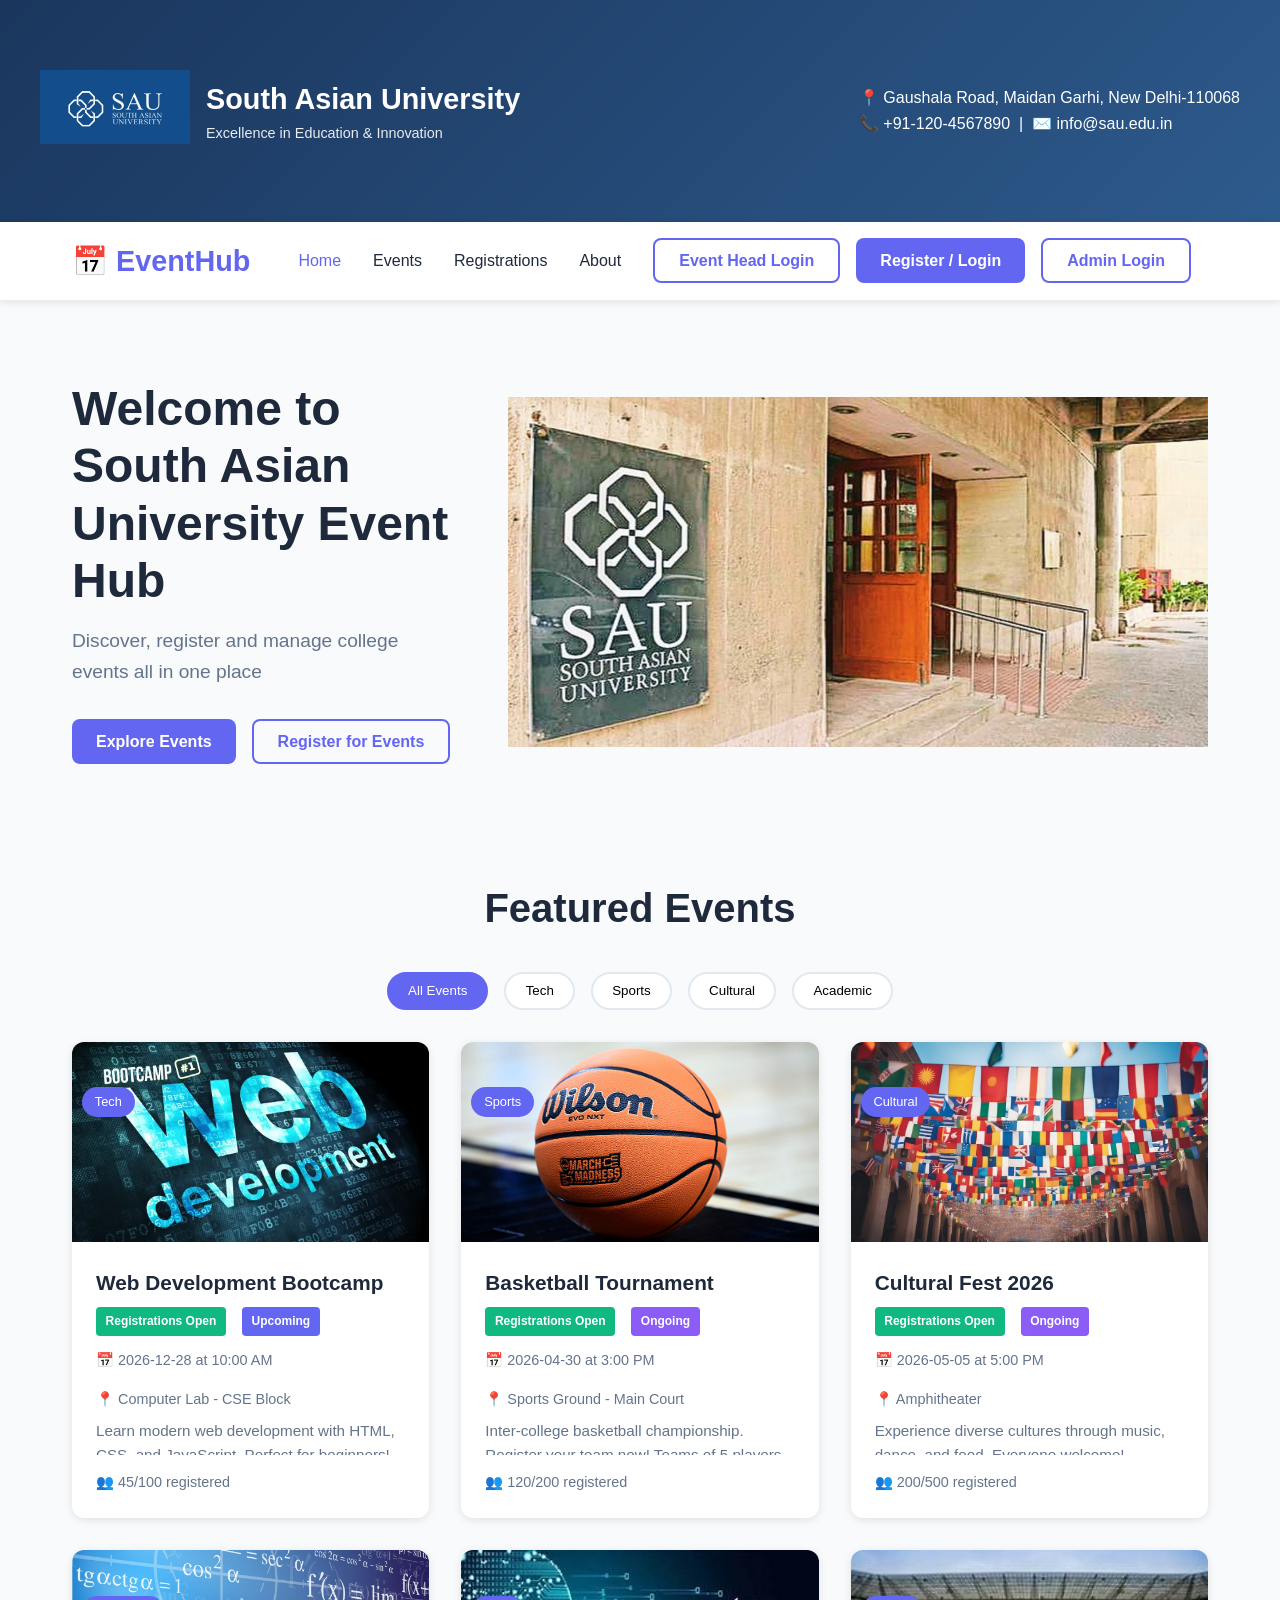
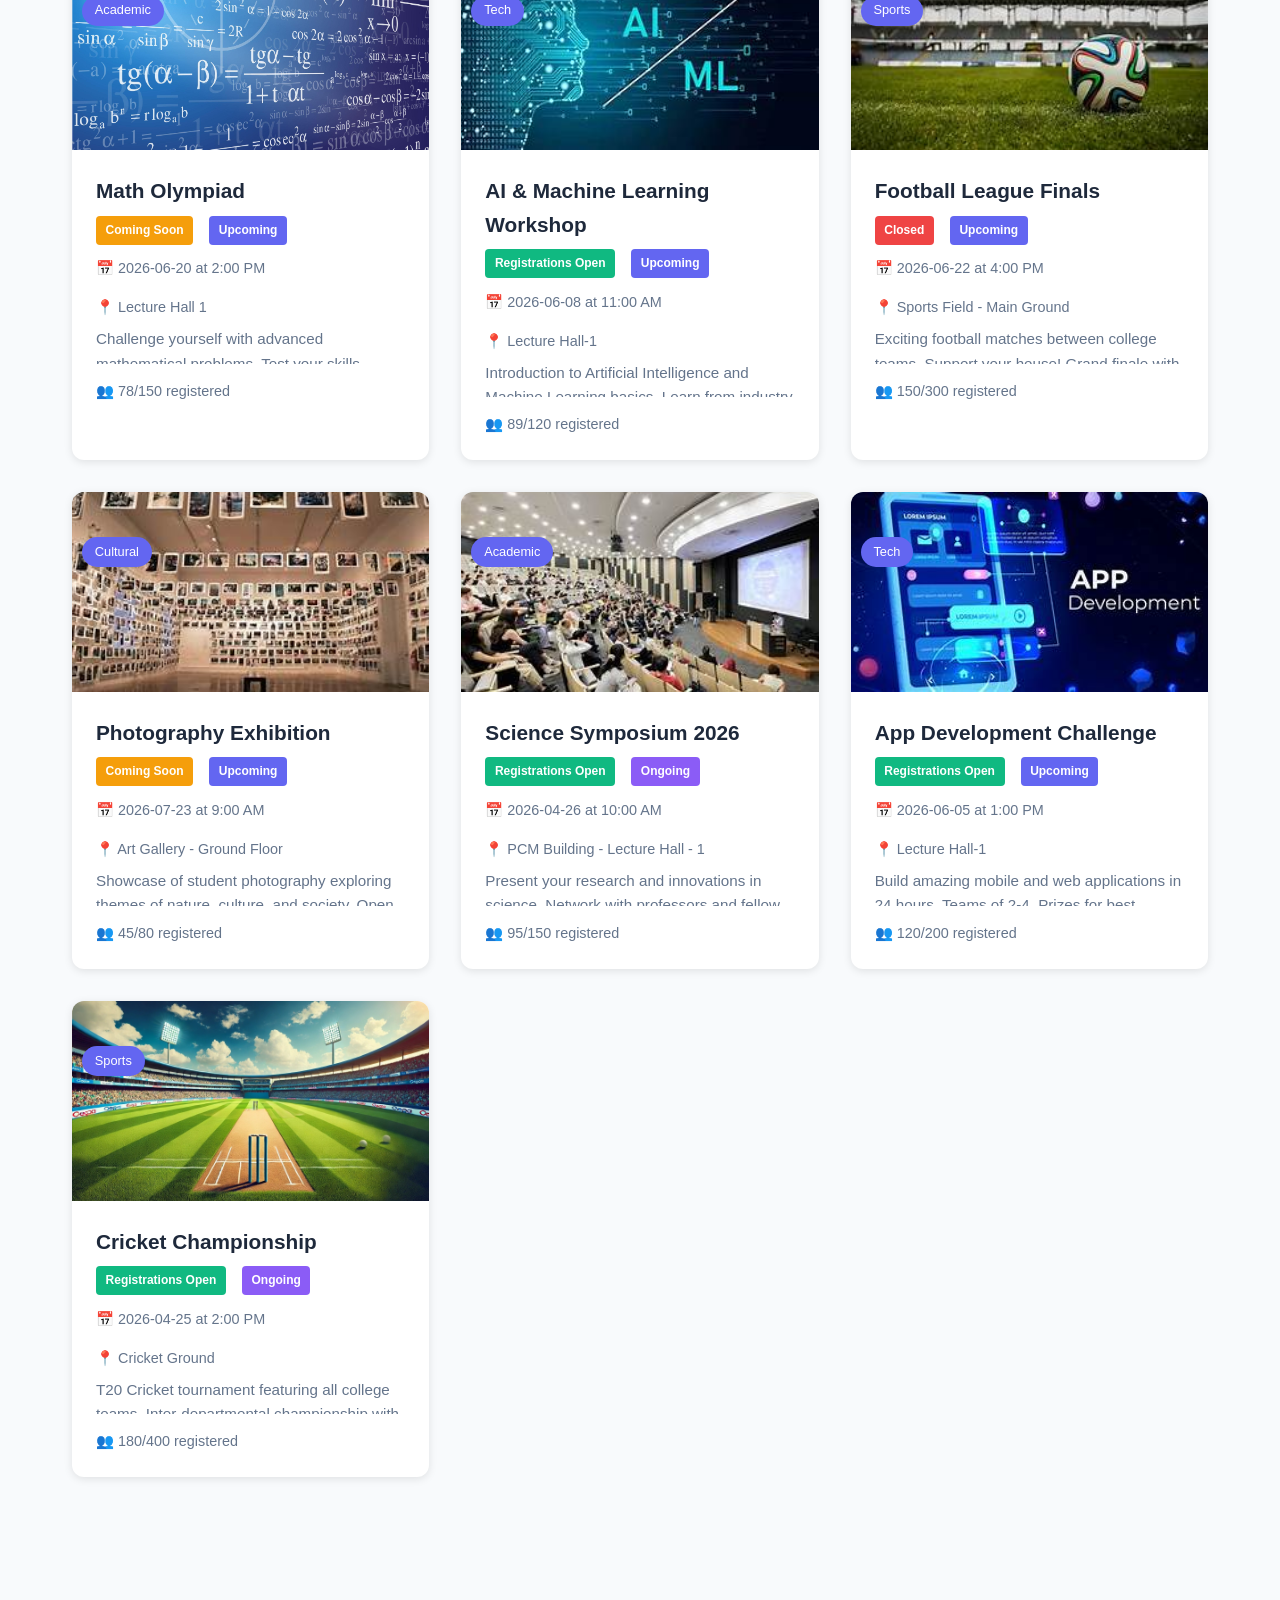
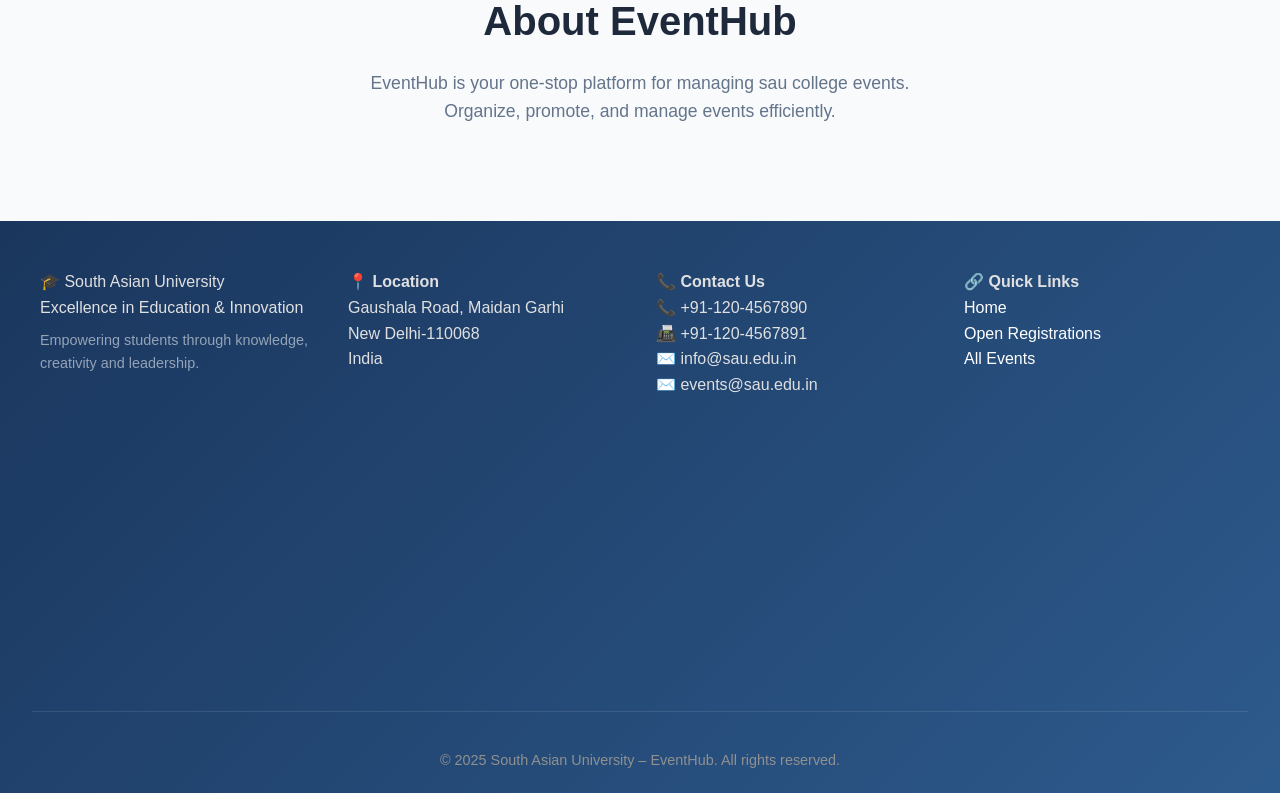
<file: index.html>
<!DOCTYPE html>
<html lang="en">
<head>
    <meta charset="UTF-8">
    <meta name="viewport" content="width=device-width, initial-scale=1.0">
    <title>South Asian University - Event Management</title>
    <link rel="stylesheet" href="styles.css">
</head>
<body>
    <div class="uni-header">
        <div class="uni-header-container">
            <div class="uni-logo">
                <div class="uni-logo-icon"><img src="images/logo.jpeg" alt="logo" class="logo-img"></div>
                <div class="uni-logo-text">
                    <h1>South Asian University</h1>
                    <p>Excellence in Education &amp; Innovation</p>
                </div>
            </div>
            <div class="uni-address">
                <p>📍 Gaushala Road, Maidan Garhi, New Delhi-110068</p>
                <p>📞 +91-120-4567890 &nbsp;|&nbsp; ✉️ info@sau.edu.in</p>
            </div>
        </div>
    </div>

    <nav class="navbar">
        <div class="nav-container">
            <div class="nav-logo">
                <h2>📅 EventHub</h2>
            </div>
            <ul class="nav-menu">
                <li><a href="index.html" class="active">Home</a></li>
                <li><a href="#events">Events</a></li>
                <li><a href="registrations.html">Registrations</a></li>
                <li><a href="#about">About</a></li>
                <li class="nav-buttons">
                    <button class="btn-secondary" id="eventHeadLoginBtn">Event Head Login</button>
                    <button class="btn-primary" id="userLoginBtn">Register / Login</button>
                    <button class="btn-secondary" id="adminLoginBtn">Admin Login</button>
                </li>
            </ul>
            <div class="hamburger">
                <span></span>
                <span></span>
                <span></span>
            </div>
        </div>
    </nav>

    <section class="hero">
        <div class="hero-content">
            <h1>Welcome to South Asian University Event Hub</h1>
            <p>Discover, register and manage college events all in one place</p>
            <div class="hero-buttons">
                <button class="btn-primary" id="exploreBtn">Explore Events</button>
                <button class="btn-secondary" id="registerNowBtn">Register for Events</button>
            </div>
        </div>
        <div class="hero-image">
            <div class="image-placeholder"><img src="images/sau.jpg" alt="sau" height="350" width="700"></div>
        </div>
    </section>

    <section class="events-section" id="events">
        <h2>Featured Events</h2>
        <div class="filters">
            <button class="filter-btn active" data-category="all">All Events</button>
            <button class="filter-btn" data-category="tech">Tech</button>
            <button class="filter-btn" data-category="sports">Sports</button>
            <button class="filter-btn" data-category="cultural">Cultural</button>
            <button class="filter-btn" data-category="academic">Academic</button>
        </div>
        <div class="events-grid" id="eventsGrid">
            <!-- Events will be loaded here by JavaScript -->
        </div>
    </section>

    <section class="about-section" id="about">
        <h2>About EventHub</h2>
        <p>EventHub is your one-stop platform for managing sau college events. Organize, promote, and manage events efficiently.</p>
    </section>

    <footer class="footer">
        <div class="footer-container">
            <div class="footer-col">
                <div class="footer-logo">🎓 South Asian University</div>
                <p class="footer-tagline">Excellence in Education &amp; Innovation</p>
                <p style="margin-top:0.5rem; color:#94a3b8; font-size:0.9rem;">Empowering students through knowledge, creativity and leadership.</p>
            </div>
            <div class="footer-col">
                <h4 class="footer-heading">📍 Location</h4>
                <p>Gaushala Road, Maidan Garhi</p>
                <p>New Delhi-110068</p>
                <p>India</p>
                <iframe src="https://www.google.com/maps?q=South+Asian+University+New+Delhi&output=embed" width="100%"  height="300"  style="border:0; border-radius:10px;" allowfullscreen="" loading="lazy"></iframe>
            </div>
            <div class="footer-col">
                <h4 class="footer-heading">📞 Contact Us</h4>
                <p>📞 +91-120-4567890</p>
                <p>📠 +91-120-4567891</p>
                <p>✉️ info@sau.edu.in</p>
                <p>✉️ events@sau.edu.in</p>
            </div>
            <div class="footer-col">
                <h4 class="footer-heading">🔗 Quick Links</h4>
                <p><a href="index.html" class="footer-link">Home</a></p>
                <p><a href="registrations.html" class="footer-link">Open Registrations</a></p>
                <p><a href="#events" class="footer-link">All Events</a></p>
            </div>
        </div>
        <div class="footer-bottom">
            <p>&copy; 2025 South Asian University – EventHub. All rights reserved.</p>
        </div>
    </footer>

    <div class="modal" id="userLoginModal">
        <div class="modal-content">
            <span class="close">&times;</span>
            <h2>User Login</h2>
            <form id="userLoginForm">
                <div class="form-group">
                    <label>Email:</label>
                    <input type="email" id="userEmail" required>
                </div>
                <div class="form-group">
                    <label>Password:</label>
                    <input type="password" id="userPassword" required>
                </div>
                <button type="submit" class="btn-primary">Login</button>
                <p class="toggle-form">Don't have an account? <a href="#" id="switchToRegister">Register here</a></p>
            </form>
        </div>
    </div>

    <div class="modal" id="registrationModal">
        <div class="modal-content">
            <span class="close">&times;</span>
            <h2>User Registration</h2>
            <form id="registrationForm">
                <div class="form-group">
                    <label>Full Name:</label>
                    <input type="text" id="userName" required>
                </div>
                <div class="form-group">
                    <label>Email:</label>
                    <input type="email" id="regEmail" required>
                </div>
                <div class="form-group">
                    <label>Password:</label>
                    <input type="password" id="regPassword" required>
                </div>
                <div class="form-group">
                    <label>Confirm Password:</label>
                    <input type="password" id="confirmPassword" required>
                </div>
                <button type="submit" class="btn-primary">Register</button>
                <p class="toggle-form">Already have an account? <a href="#" id="switchToLogin">Login here</a></p>
            </form>
        </div>
    </div>

    <div class="modal" id="eventHeadLoginModal">
        <div class="modal-content">
            <span class="close">&times;</span>
            <h2>Event Head Login</h2>
            <form id="eventHeadLoginForm">
                <div class="form-group">
                    <label>Email:</label>
                    <input type="email" id="eventHeadEmail" required>
                </div>
                <div class="form-group">
                    <label>Password:</label>
                    <input type="password" id="eventHeadPassword" required>
                </div>
                <button type="submit" class="btn-primary">Login</button>
                <p class="toggle-form">Don't have an account? <a href="#" id="switchToEventHeadReg">Register here</a></p>
            </form>
        </div>
    </div>

    <div class="modal" id="eventHeadRegistrationModal">
        <div class="modal-content">
            <span class="close">&times;</span>
            <h2>Event Head Registration</h2>
            <form id="eventHeadRegistrationForm">
                <div class="form-group">
                    <label>Full Name:</label>
                    <input type="text" id="eventHeadName" required>
                </div>
                <div class="form-group">
                    <label>Email:</label>
                    <input type="email" id="eventHeadRegEmail" required>
                </div>
                <div class="form-group">
                    <label>Department:</label>
                    <input type="text" id="eventHeadDept" required>
                </div>
                <div class="form-group">
                    <label>Password:</label>
                    <input type="password" id="eventHeadRegPassword" required>
                </div>
                <div class="form-group">
                    <label>Confirm Password:</label>
                    <input type="password" id="eventHeadConfirmPassword" required>
                </div>
                <button type="submit" class="btn-primary">Register</button>
                <p class="toggle-form">Already have an account? <a href="#" id="switchToEventHeadLogin">Login here</a></p>
            </form>
        </div>
    </div>

    <div class="modal" id="eventDetailsModal">
        <div class="modal-content modal-large">
            <span class="close">&times;</span>
            <div id="eventDetailsContent">
                <!-- Event details will be loaded here -->
            </div>
        </div>
    </div>

    <div class="modal" id="adminLoginModal">
        <div class="modal-content">
            <span class="close">&times;</span>
            <h2>🔐 Admin Login</h2>
            <p style="color:#64748b; margin-bottom:1.5rem; font-size:0.95rem;">Enter the admin management password to access the admin portal.</p>
            <div id="adminLoginForm">
                <div class="form-group">
                    <label>Admin Password:</label>
                    <input type="password" id="adminPassword" placeholder="Enter admin password" required>
                </div>
                <button class="btn-primary" id="adminLoginSubmitBtn" style="width:100%;">Access Admin Portal</button>
            </div>
        </div>
    </div>

    <script src="app.js"></script>
</body>
</html>
</file>
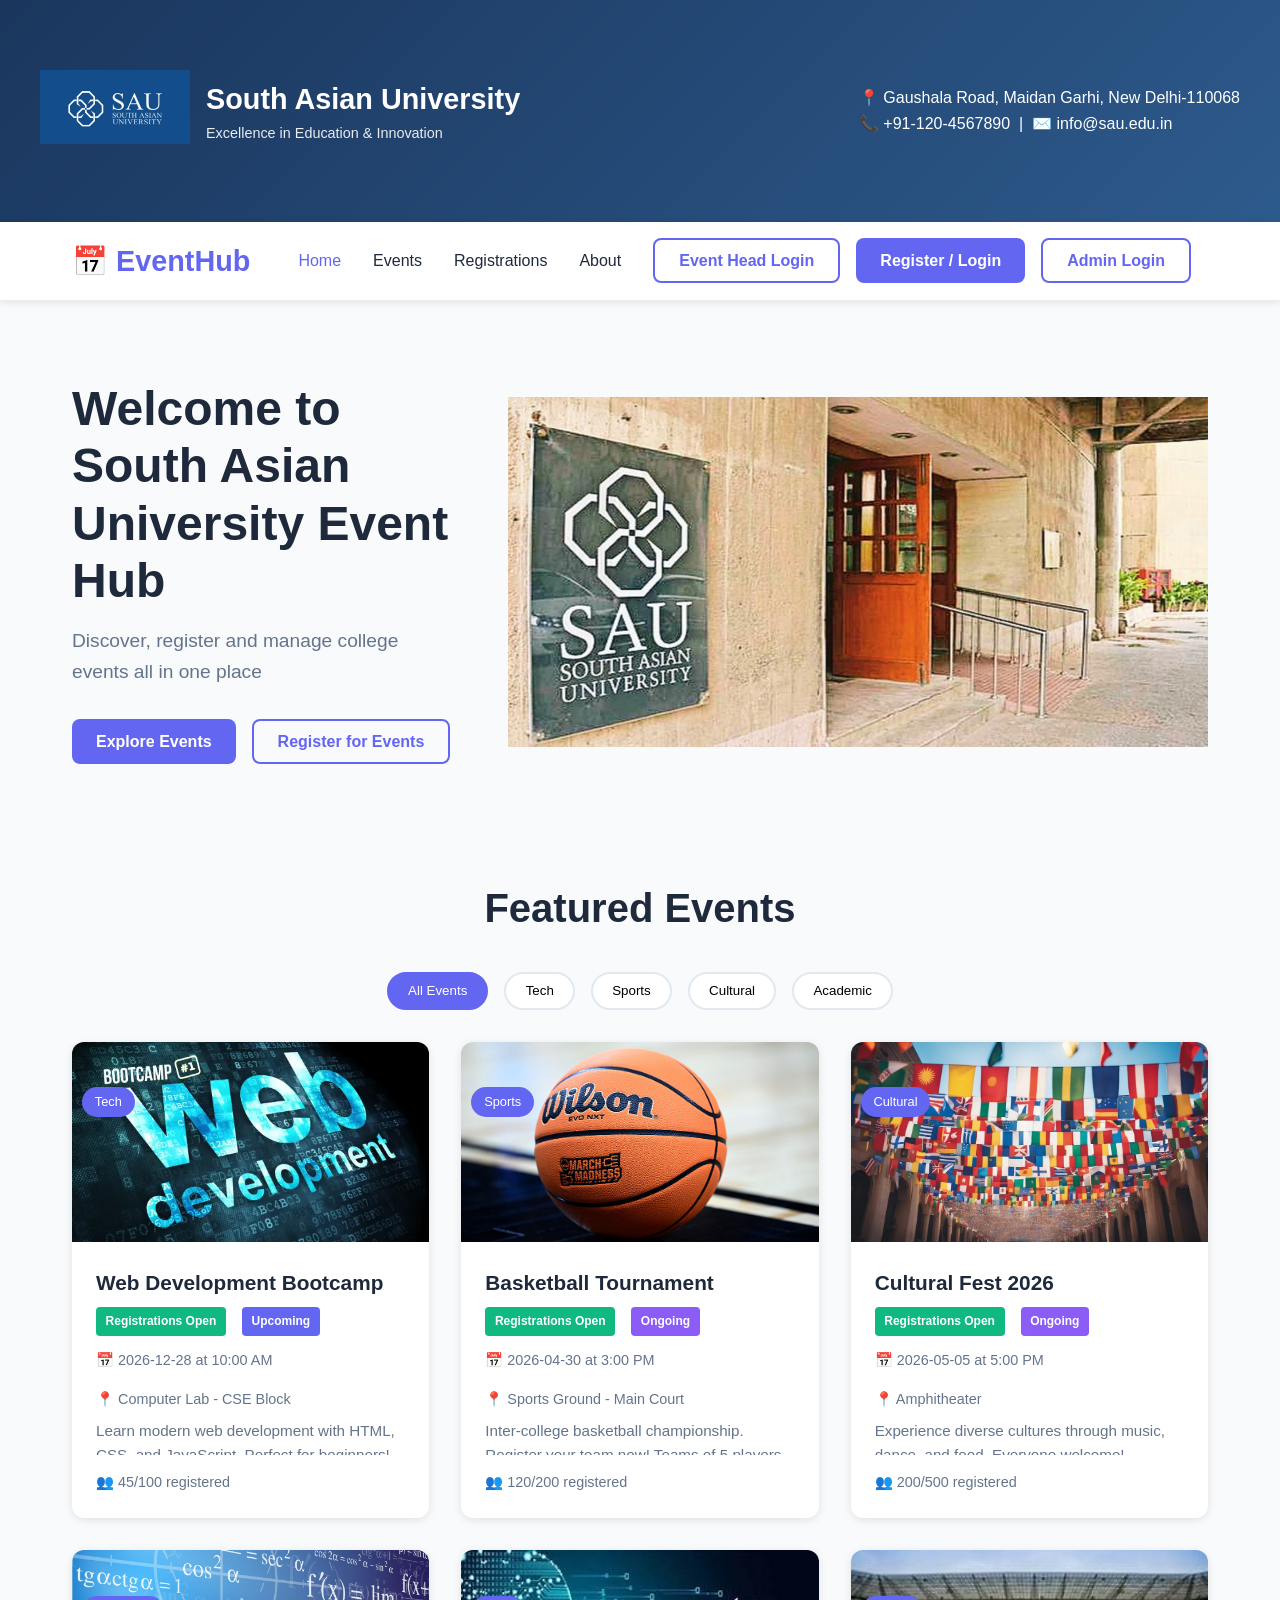
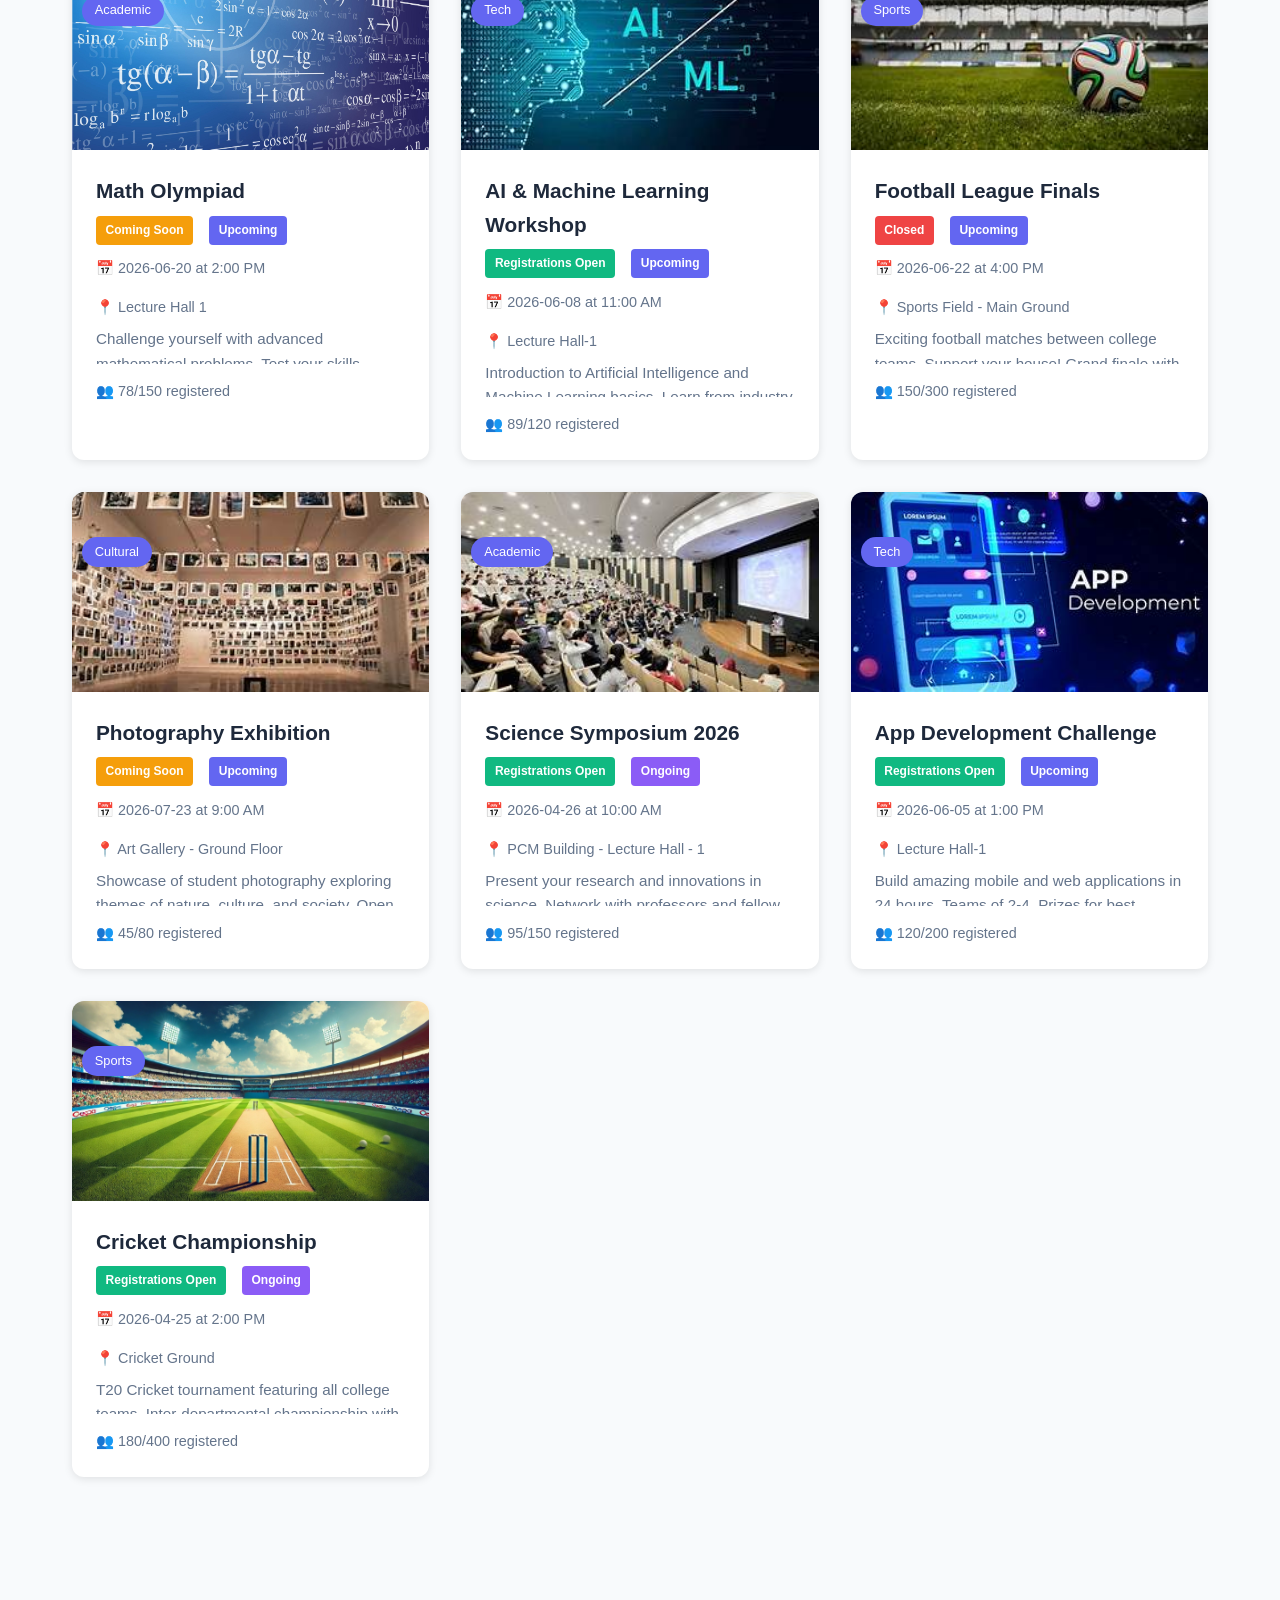
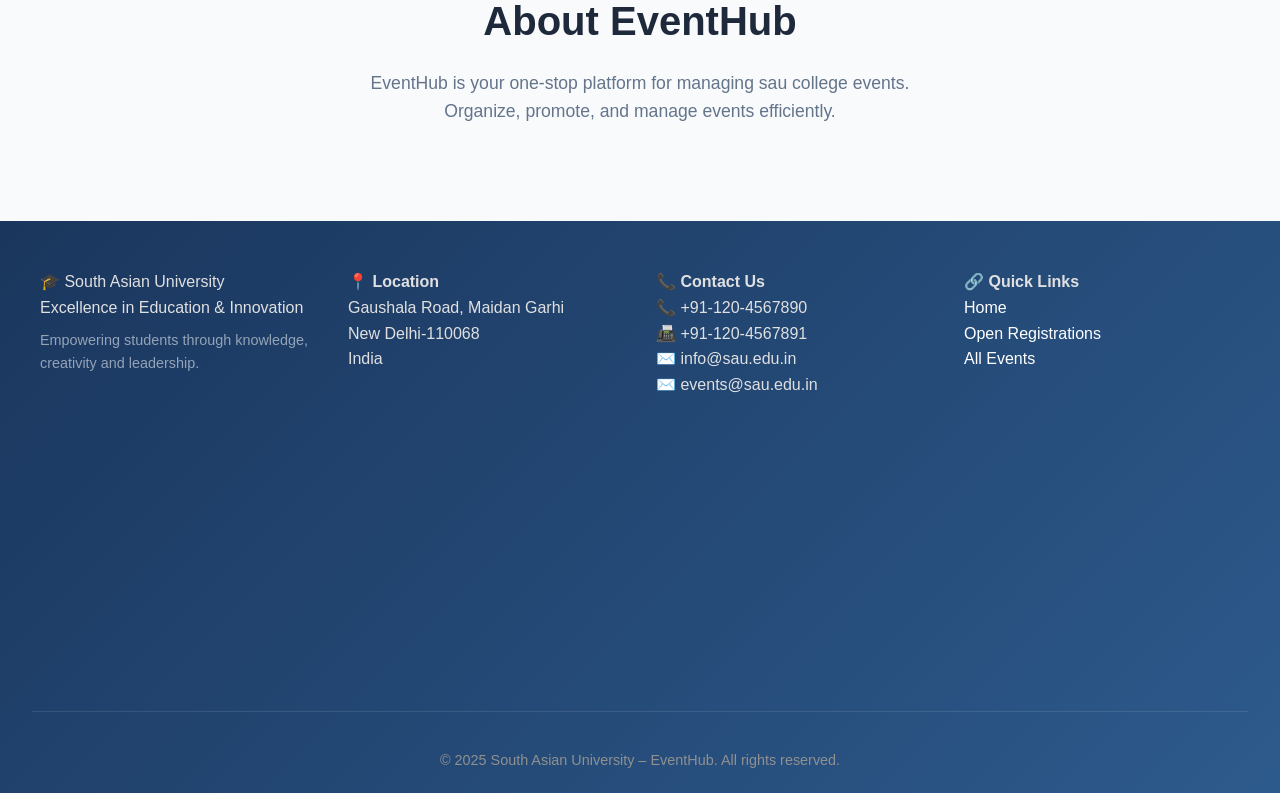
<file: admin-dashboard.html>
<!DOCTYPE html>
<html lang="en">
<head>
    <meta charset="UTF-8">
    <meta name="viewport" content="width=device-width, initial-scale=1.0">
    <title>Admin Dashboard - South Asian University EventHub</title>
    <link rel="stylesheet" href="styles.css">
</head>
<body>
    <div class="uni-header">
        <div class="uni-header-container">
            <div class="uni-logo">
                <div class="uni-logo-icon"><img src="images/logo.jpeg" class="logo-img"></div>
                <div class="uni-logo-text">
                    <h1>South Asian University</h1>
                    <p>Excellence in Education &amp; Innovation</p>
                </div>
            </div>
            <div class="uni-address">
                <p>📍 Gaushala Road, Maidan Garhi, New Delhi- 110068</p>
                <p>📞 +91-120-4567890 &nbsp;|&nbsp; ✉️ info@saufields.edu.in</p>
            </div>
        </div>
    </div>

    <nav class="navbar">
        <div class="nav-container">
            <div class="nav-logo">
                <h2>🔐 Admin Dashboard</h2>
            </div>
            <ul class="nav-menu">
                <li><a href="index.html">Back to Home</a></li>
                <li class="nav-buttons">
                    <button class="btn-secondary" id="logoutBtn">Logout</button>
                </li>
            </ul>
        </div>
    </nav>

    <div class="dashboard">
        <div class="dashboard-sidebar">
            <h3>Admin Menu:</h3>
            <ul class="dashboard-menu">
                <li><button class="menu-btn active" data-section="overview">Overview</button></li>
                <li><button class="menu-btn" data-section="pending-events">⏳ Pending Approval</button></li>
                <li><button class="menu-btn" data-section="all-events">All Events</button></li>
                <li><button class="menu-btn" data-section="event-heads">Event Heads</button></li>
                <li><button class="menu-btn" data-section="users">Users</button></li>
                <li><button class="menu-btn" data-section="login-history">Login History</button></li>
                <li><button class="menu-btn" data-section="settings">Settings</button></li>
            </ul>
        </div>

        <div class="dashboard-content">
            <div class="dashboard-section active" id="overview">
                <h2>Dashboard Overview</h2>
                <div class="stats-grid">
                    <div class="stat-card">
                        <h3>Total Events</h3>
                        <div class="number" id="statsTotal">0</div>
                    </div>
                    <div class="stat-card">
                        <h3>Active Events</h3>
                        <div class="number" id="statsActive">0</div>
                    </div>
                    <div class="stat-card">
                        <h3>Event Heads</h3>
                        <div class="number" id="statsHeads">0</div>
                    </div>
                    <div class="stat-card">
                        <h3>Total Users</h3>
                        <div class="number" id="statsUsers">0</div>
                    </div>
                </div>

                <div style="background: white; padding: 2rem; border-radius: 12px; margin-top: 2rem;">
                    <h3>System Status</h3>
                    <div style="margin-top: 1.5rem;">
                        <p style="margin-bottom: 1rem;">
                            <strong>System Status:</strong> 
                            <span class="status-badge status-active">Online</span>
                        </p>
                        <p style="margin-bottom: 1rem;">
                            <strong>Last Updated:</strong> 
                            <span id="lastUpdated">Just now</span>
                        </p>
                        <p>
                            <strong>Database:</strong> 
                            <span class="status-badge status-active">Connected</span>
                        </p>
                    </div>
                </div>
            </div>

            <div class="dashboard-section" id="pending-events">
                <h2>⏳ Pending Event Approvals</h2>
                <p style="color:#64748b; margin-bottom:1.5rem;">Events submitted by Event Heads awaiting your approval before being published publicly.</p>
                <div class="table-container">
                    <table>
                        <thead>
                            <tr>
                                <th>Event Title</th>
                                <th>Event Head</th>
                                <th>Date</th>
                                <th>Category</th>
                                <th>Reg Status</th>
                                <th>Actions</th>
                            </tr>
                        </thead>
                        <tbody id="pendingEventsTable">
                            <!-- Pending events will be loaded here -->
                        </tbody>
                    </table>
                </div>
            </div>

            <div class="dashboard-section" id="all-events">
                <h2>All Events Management</h2>
                <div style="margin-bottom: 1rem;">
                    <button class="btn-primary" onclick="switchSection('all-events')">Refresh</button>
                </div>
                <div class="table-container">
                    <table>
                        <thead>
                            <tr>
                                <th>Event Title</th>
                                <th>Event Head</th>
                                <th>Date</th>
                                <th>Category</th>
                                <th>Registrations</th>
                                <th>Registration Link</th>
                                <th>Reg Status</th>
                                <th>Event Status</th>
                                <th>Actions</th>
                            </tr>
                        </thead>
                        <tbody id="allEventsTable">
                            <!-- Events will be loaded here -->
                        </tbody>
                    </table>
                </div>
            </div>

            <div class="dashboard-section" id="event-heads">
                <h2>Event Heads Management</h2>
                <div style="margin-bottom: 1.5rem;">
                    <div style="display: flex; gap: 1rem; flex-wrap: wrap;">
                        <button class="filter-btn active" data-filter="all">All</button>
                        <button class="filter-btn" data-filter="active">Active</button>
                        <button class="filter-btn" data-filter="pending">Pending</button>
                        <button class="filter-btn" data-filter="banned">Banned</button>
                    </div>
                </div>
                <div class="table-container">
                    <table>
                        <thead>
                            <tr>
                                <th>Name</th>
                                <th>Email</th>
                                <th>Department</th>
                                <th>Events Created</th>
                                <th>Status</th>
                                <th>Joined</th>
                                <th>Actions</th>
                            </tr>
                        </thead>
                        <tbody id="eventHeadsTable">
                            <!-- Event heads will be loaded here -->
                        </tbody>
                    </table>
                </div>
            </div>

            <div class="dashboard-section" id="users">
                <h2>Users Management</h2>
                <div class="table-container">
                    <table>
                        <thead>
                            <tr>
                                <th>Name</th>
                                <th>Email</th>
                                <th>Joined</th>
                                <th>Registration Date</th>
                                <th>Actions</th>
                            </tr>
                        </thead>
                        <tbody id="usersTable">
                            <!-- Users will be loaded here -->
                        </tbody>
                    </table>
                </div>
            </div>

            <div class="dashboard-section" id="login-history">
                <h2>Login Activity</h2>
                <div class="table-container">
                    <table>
                        <thead>
                            <tr>
                                <th>User</th>
                                <th>Email</th>
                                <th>User Type</th>
                                <th>Login Time</th>
                                <th>Status</th>
                            </tr>
                        </thead>
                        <tbody id="loginHistoryTable">
                            <!-- Login history will be loaded here -->
                        </tbody>
                    </table>
                </div>
            </div>

            <div class="dashboard-section" id="settings">
                <h2>System Settings</h2>
                <div style="background: white; padding: 2rem; border-radius: 12px; max-width: 600px;">
                    <div style="margin-bottom: 2rem;">
                        <h3>Admin Information</h3>
                        <p><strong>Email:</strong> admin@college.com</p>
                        <p><strong>Role:</strong> Super Administrator</p>
                        <p><strong>Permissions:</strong> Full Access</p>
                    </div>

                    <div style="margin-bottom: 2rem; padding: 1.5rem; background-color: var(--bg-color); border-radius: 8px;">
                        <h3>System Info</h3>
                        <p><strong>Platform:</strong> College Event Management System</p>
                        <p><strong>Version:</strong> 1.0.0</p>
                        <p><strong>Database:</strong> Local Storage</p>
                        <p><strong>Status:</strong> <span class="status-badge status-active">Operational</span></p>
                    </div>

                    <div style="margin-bottom: 2rem;">
                        <h3>Quick Actions</h3>
                        <button class="btn-secondary" onclick="resetAllData()">Reset All Data</button>
                        <p style="color: #64748b; font-size: 0.9rem; margin-top: 0.5rem;">⚠️ This will delete all events, users, and event heads data</p>
                    </div>
                </div>
            </div>
        </div>
    </div>

    <div class="modal" id="editEventModal">
        <div class="modal-content modal-large">
            <span class="close">&times;</span>
            <h2>Edit Event</h2>
            <form id="editAdminEventForm">
                <input type="hidden" id="adminEditEventId">
                
                <div class="form-group">
                    <label>Event Title:</label>
                    <input type="text" id="adminEditEventTitle" required>
                </div>

                <div class="form-group">
                    <label>Category:</label>
                    <select id="adminEditEventCategory" required>
                        <option value="tech">Tech</option>
                        <option value="sports">Sports</option>
                        <option value="cultural">Cultural</option>
                        <option value="academic">Academic</option>
                    </select>
                </div>

                <div class="form-group">
                    <label>Event Date:</label>
                    <input type="date" id="adminEditEventDate" required>
                </div>

                <div class="form-group">
                    <label>Event Time:</label>
                    <input type="time" id="adminEditEventTime" required>
                </div>

                <div class="form-group">
                    <label>Location:</label>
                    <input type="text" id="adminEditEventLocation" required>
                </div>

                <div class="form-group">
                    <label>Description:</label>
                    <textarea id="adminEditEventDescription" required></textarea>
                </div>

                <div class="form-group">
                    <label>Event Image URL:</label>
                    <input type="url" id="adminEditEventImage" required>
                </div>

                <div style="display: grid; grid-template-columns: 1fr 1fr; gap: 1rem;">
                    <div class="form-group">
                        <label>Event Type:</label>
                        <select id="adminEditEventType" required>
                            <option value="upcoming">Upcoming</option>
                            <option value="ongoing">Ongoing</option>
                        </select>
                    </div>

                    <div class="form-group">
                        <label>Registration Status:</label>
                        <select id="adminEditEventRegStatus" required>
                            <option value="registrations_open">Registrations Open</option>
                            <option value="registrations_upcoming">Registrations Upcoming</option>
                            <option value="registrations_closed">Registrations Closed</option>
                        </select>
                    </div>
                </div>

                <div class="form-group">
                    <label>Registration Link:</label>
                    <input type="url" id="adminEditEventRegLink" required>
                </div>

                <div class="form-group">
                    <label>Registration Limit:</label>
                    <input type="number" id="adminEditEventRegLimit" min="1" required>
                </div>

                <div class="form-group">
                    <label>Event Status:</label>
                    <select id="adminEditEventStatus" required>
                        <option value="active">Active</option>
                        <option value="cancelled">Cancelled</option>
                    </select>
                </div>

                <button type="submit" class="btn-primary">Update Event</button>
            </form>
        </div>
    </div>

    <div class="modal" id="eventHeadControlModal">
        <div class="modal-content">
            <span class="close">&times;</span>
            <h2>Event Head Control</h2>
            <div id="eventHeadControlContent">
                <!-- Control options will be loaded here -->
            </div>
        </div>
    </div>

    <script src="app.js"></script>
    <script src="admin-dashboard.js"></script>
</body>
</html>
</file>
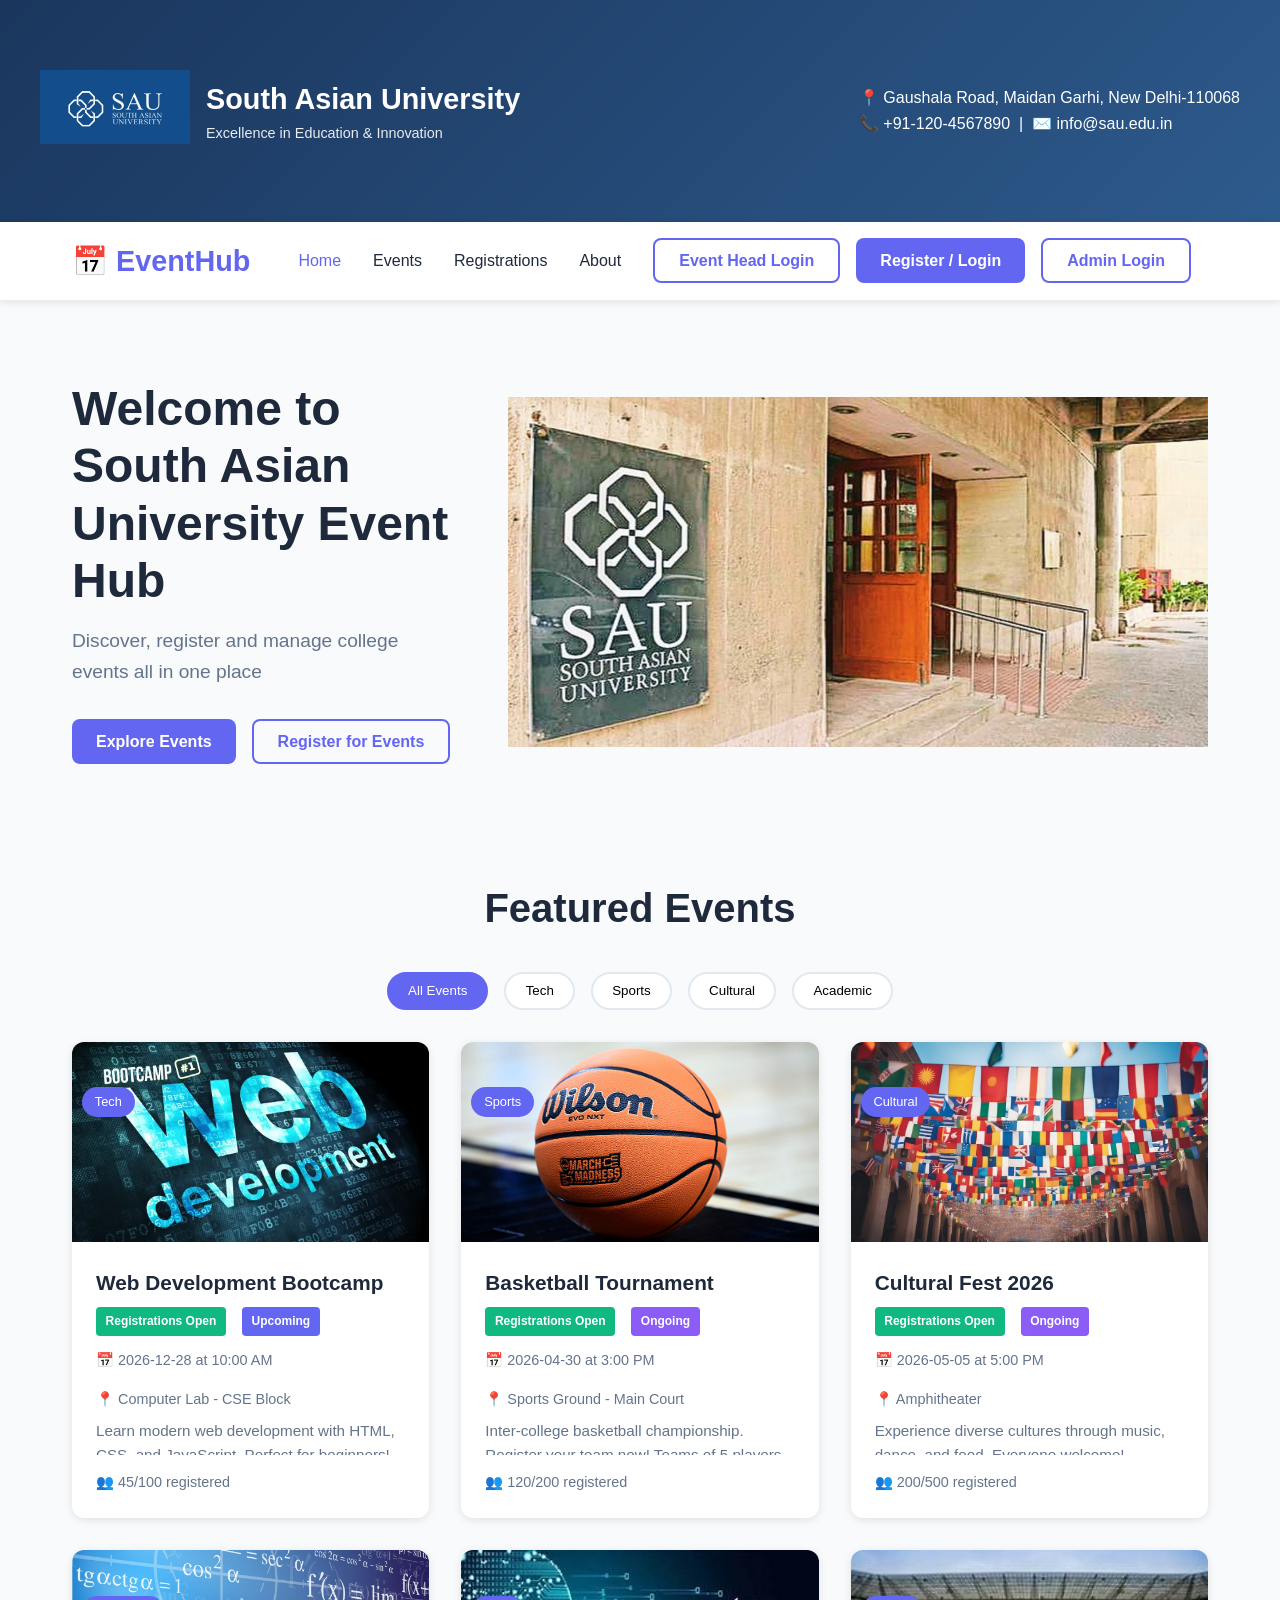
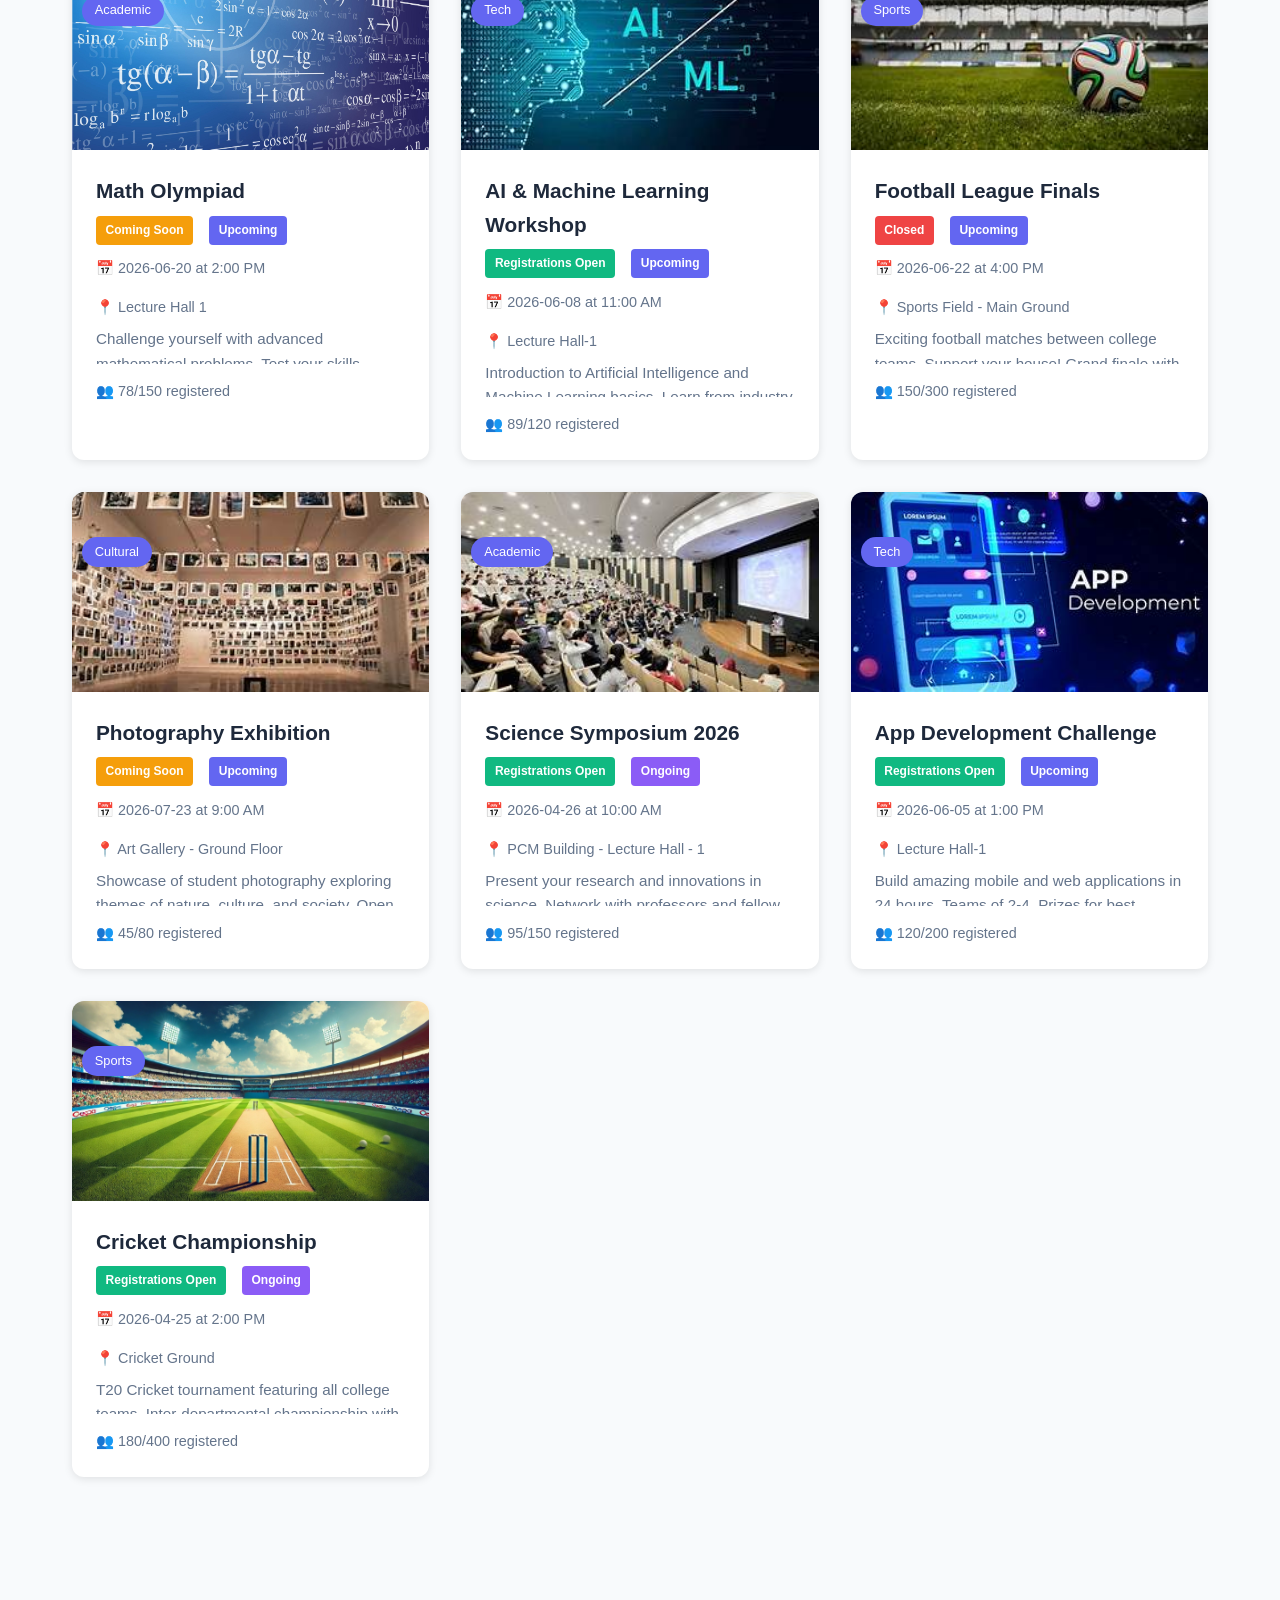
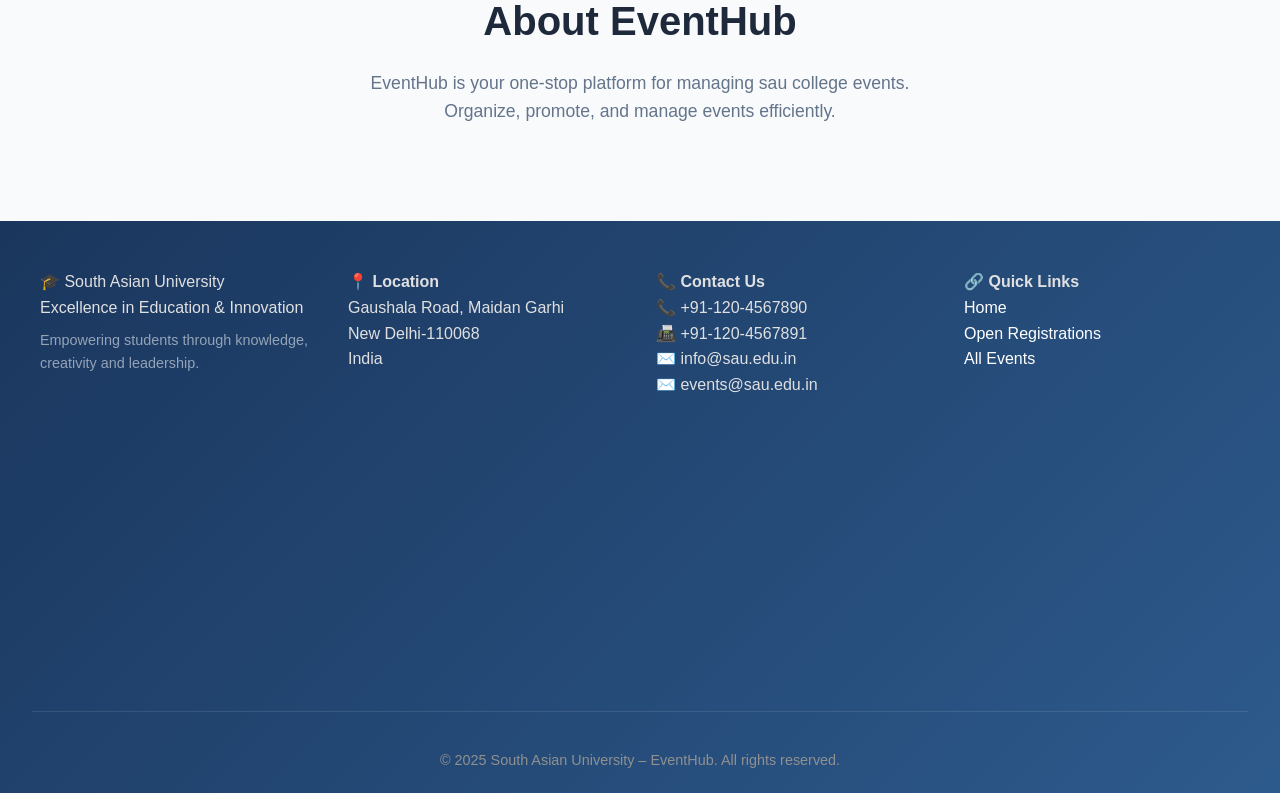
<file: event-head.html>
<!DOCTYPE html>
<html lang="en">
<head>
    <meta charset="UTF-8">
    <meta name="viewport" content="width=device-width, initial-scale=1.0">
    <title>Event Head Dashboard</title>
    <link rel="stylesheet" href="styles.css">
</head>
<body>
    <nav class="navbar">
        <div class="nav-container">
            <div class="nav-logo">
                <h2>📅 EventHub - Event Head</h2>
            </div>
            <ul class="nav-menu">
                <li><a href="index.html">Back to Home</a></li>
                <li class="nav-buttons">
                    <button class="btn-secondary" id="logoutBtn">Logout</button>
                </li>
            </ul>
        </div>
    </nav>

    <div class="dashboard">
        <div class="dashboard-sidebar">
            <h3>Menu</h3>
            <ul class="dashboard-menu">
                <li><button class="menu-btn active" data-section="dashboard">Dashboard</button></li>
                <li><button class="menu-btn" data-section="create-event">Create Event</button></li>
                <li><button class="menu-btn" data-section="my-events">My Events</button></li>
                <li><button class="menu-btn" data-section="profile">My Profile</button></li>
            </ul>
        </div>

        <div class="dashboard-content">
            <div class="dashboard-section active" id="dashboard">
                <h2>Dashboard</h2>
                <div class="stats-grid">
                    <div class="stat-card">
                        <h3>Total Events Created</h3>
                        <div class="number" id="totalEvents">0</div>
                    </div>
                    <div class="stat-card">
                        <h3>Active Events</h3>
                        <div class="number" id="activeEvents">0</div>
                    </div>
                    <div class="stat-card">
                        <h3>Total Registrations</h3>
                        <div class="number" id="totalRegistrations">0</div>
                    </div>
                    <div class="stat-card">
                        <h3>Account Status</h3>
                        <div class="number" id="accountStatus" style="font-size: 1rem; color: var(--success-color);">Active</div>
                    </div>
                </div>
                <div style="background: white; padding: 2rem; border-radius: 12px; margin-top: 2rem;">
                    <h3>Recent Activity</h3>
                    <p id="recentActivity" style="color: #64748b;">No recent activity</p>
                </div>
            </div>

            <div class="dashboard-section" id="create-event">
                <h2>Create New Event</h2>
                <div style="background: white; padding: 2rem; border-radius: 12px; max-width: 700px;">
                    <form id="createEventForm">
                        <div class="form-group">
                            <label>Event Title:</label>
                            <input type="text" id="eventTitle" required>
                        </div>

                        <div class="form-group">
                            <label>Category:</label>
                            <select id="eventCategory" required>
                                <option value="">Select Category</option>
                                <option value="tech">Tech</option>
                                <option value="sports">Sports</option>
                                <option value="cultural">Cultural</option>
                                <option value="academic">Academic</option>
                            </select>
                        </div>

                        <div class="form-group">
                            <label>Event Date:</label>
                            <input type="date" id="eventDate" required>
                        </div>

                        <div class="form-group">
                            <label>Event Time:</label>
                            <input type="time" id="eventTime" required>
                        </div>

                        <div class="form-group">
                            <label>Location:</label>
                            <input type="text" id="eventLocation" required>
                        </div>

                        <div class="form-group">
                            <label>Description:</label>
                            <textarea id="eventDescription" required></textarea>
                        </div>

                        <div class="form-group">
                            <label>Event Image URL (or use placeholder):</label>
                            <input type="url" id="eventImage" placeholder="https://images.unsplash.com/photo-..." value="https://images.unsplash.com/photo-1517694712202-14dd9538aa97?w=500&h=300&fit=crop">
                        </div>

                        <div style="display: grid; grid-template-columns: 1fr 1fr; gap: 1rem;">
                            <div class="form-group">
                                <label>Event Type:</label>
                                <select id="eventType" required>
                                    <option value="upcoming">Upcoming</option>
                                    <option value="ongoing">Ongoing</option>
                                </select>
                            </div>

                            <div class="form-group">
                                <label>Registration Status:</label>
                                <select id="eventRegStatus" required>
                                    <option value="registrations_open">Registrations Open</option>
                                    <option value="registrations_upcoming">Registrations Upcoming</option>
                                    <option value="registrations_closed">Registrations Closed</option>
                                </select>
                            </div>
                        </div>

                        <div class="form-group">
                            <label>Google Form Link:</label>
                            <input type="url" id="eventFormLink" placeholder="https://docs.google.com/forms/..." required>
                        </div>

                        <div class="form-group">
                            <label>Registration Limit:</label>
                            <input type="number" id="eventRegLimit" min="1" value="100" required>
                        </div>

                        <button type="submit" class="btn-primary">Create Event</button>
                    </form>
                </div>
            </div>

            <div class="dashboard-section" id="my-events">
                <h2>My Events</h2>
                <div class="table-container">
                    <table>
                        <thead>
                            <tr>
                                <th>Title</th>
                                <th>Date</th>
                                <th>Category</th>
                                <th>Registrations</th>
                                <th>Status</th>
                                <th>Actions</th>
                            </tr>
                        </thead>
                        <tbody id="myEventsTable">
                            <!-- Events will be loaded here -->
                        </tbody>
                    </table>
                </div>
            </div>

            <div class="dashboard-section" id="profile">
                <h2>My Profile</h2>
                <div style="background: white; padding: 2rem; border-radius: 12px; max-width: 600px;">
                    <div style="margin-bottom: 1rem;">
                        <p><strong>Name:</strong> <span id="profileName">-</span></p>
                    </div>
                    <div style="margin-bottom: 1rem;">
                        <p><strong>Email:</strong> <span id="profileEmail">-</span></p>
                    </div>
                    <div style="margin-bottom: 1rem;">
                        <p><strong>Department:</strong> <span id="profileDept">-</span></p>
                    </div>
                    <div style="margin-bottom: 1rem;">
                        <p><strong>Account Status:</strong> <span id="profileStatus" class="status-badge status-active">Active</span></p>
                    </div>
                    <div style="margin-top: 2rem;">
                        <p><strong>Joined:</strong> <span id="profileJoined">-</span></p>
                    </div>
                </div>
            </div>
        </div>
    </div>

    <div class="modal" id="editEventModal">
        <div class="modal-content modal-large">
            <span class="close">&times;</span>
            <h2>Edit Event</h2>
            <form id="editEventForm">
                <input type="hidden" id="editEventId">
                
                <div class="form-group">
                    <label>Event Title:</label>
                    <input type="text" id="editEventTitle" required>
                </div>

                <div class="form-group">
                    <label>Category:</label>
                    <select id="editEventCategory" required>
                        <option value="">Select Category</option>
                        <option value="tech">Tech</option>
                        <option value="sports">Sports</option>
                        <option value="cultural">Cultural</option>
                        <option value="academic">Academic</option>
                    </select>
                </div>

                <div class="form-group">
                    <label>Event Date:</label>
                    <input type="date" id="editEventDate" required>
                </div>

                <div class="form-group">
                    <label>Event Time:</label>
                    <input type="time" id="editEventTime" required>
                </div>

                <div class="form-group">
                    <label>Location:</label>
                    <input type="text" id="editEventLocation" required>
                </div>

                <div class="form-group">
                    <label>Description:</label>
                    <textarea id="editEventDescription" required></textarea>
                </div>

                <div class="form-group">
                    <label>Event Image URL:</label>
                    <input type="url" id="editEventImage" required>
                </div>

                <div style="display: grid; grid-template-columns: 1fr 1fr; gap: 1rem;">
                    <div class="form-group">
                        <label>Event Type:</label>
                        <select id="editEventType" required>
                            <option value="upcoming">Upcoming</option>
                            <option value="ongoing">Ongoing</option>
                        </select>
                    </div>

                    <div class="form-group">
                        <label>Registration Status:</label>
                        <select id="editEventRegStatus" required>
                            <option value="registrations_open">Registrations Open</option>
                            <option value="registrations_upcoming">Registrations Upcoming</option>
                            <option value="registrations_closed">Registrations Closed</option>
                        </select>
                    </div>
                </div>

                <div class="form-group">
                    <label>Google Form Link:</label>
                    <input type="url" id="editEventFormLink" required>
                </div>

                <div class="form-group">
                    <label>Registration Limit:</label>
                    <input type="number" id="editEventRegLimit" min="1" required>
                </div>

                <button type="submit" class="btn-primary">Update Event</button>
            </form>
        </div>
    </div>

    <script src="app.js"></script>
    <script src="event-head.js"></script>
</body>
</html>
</file>
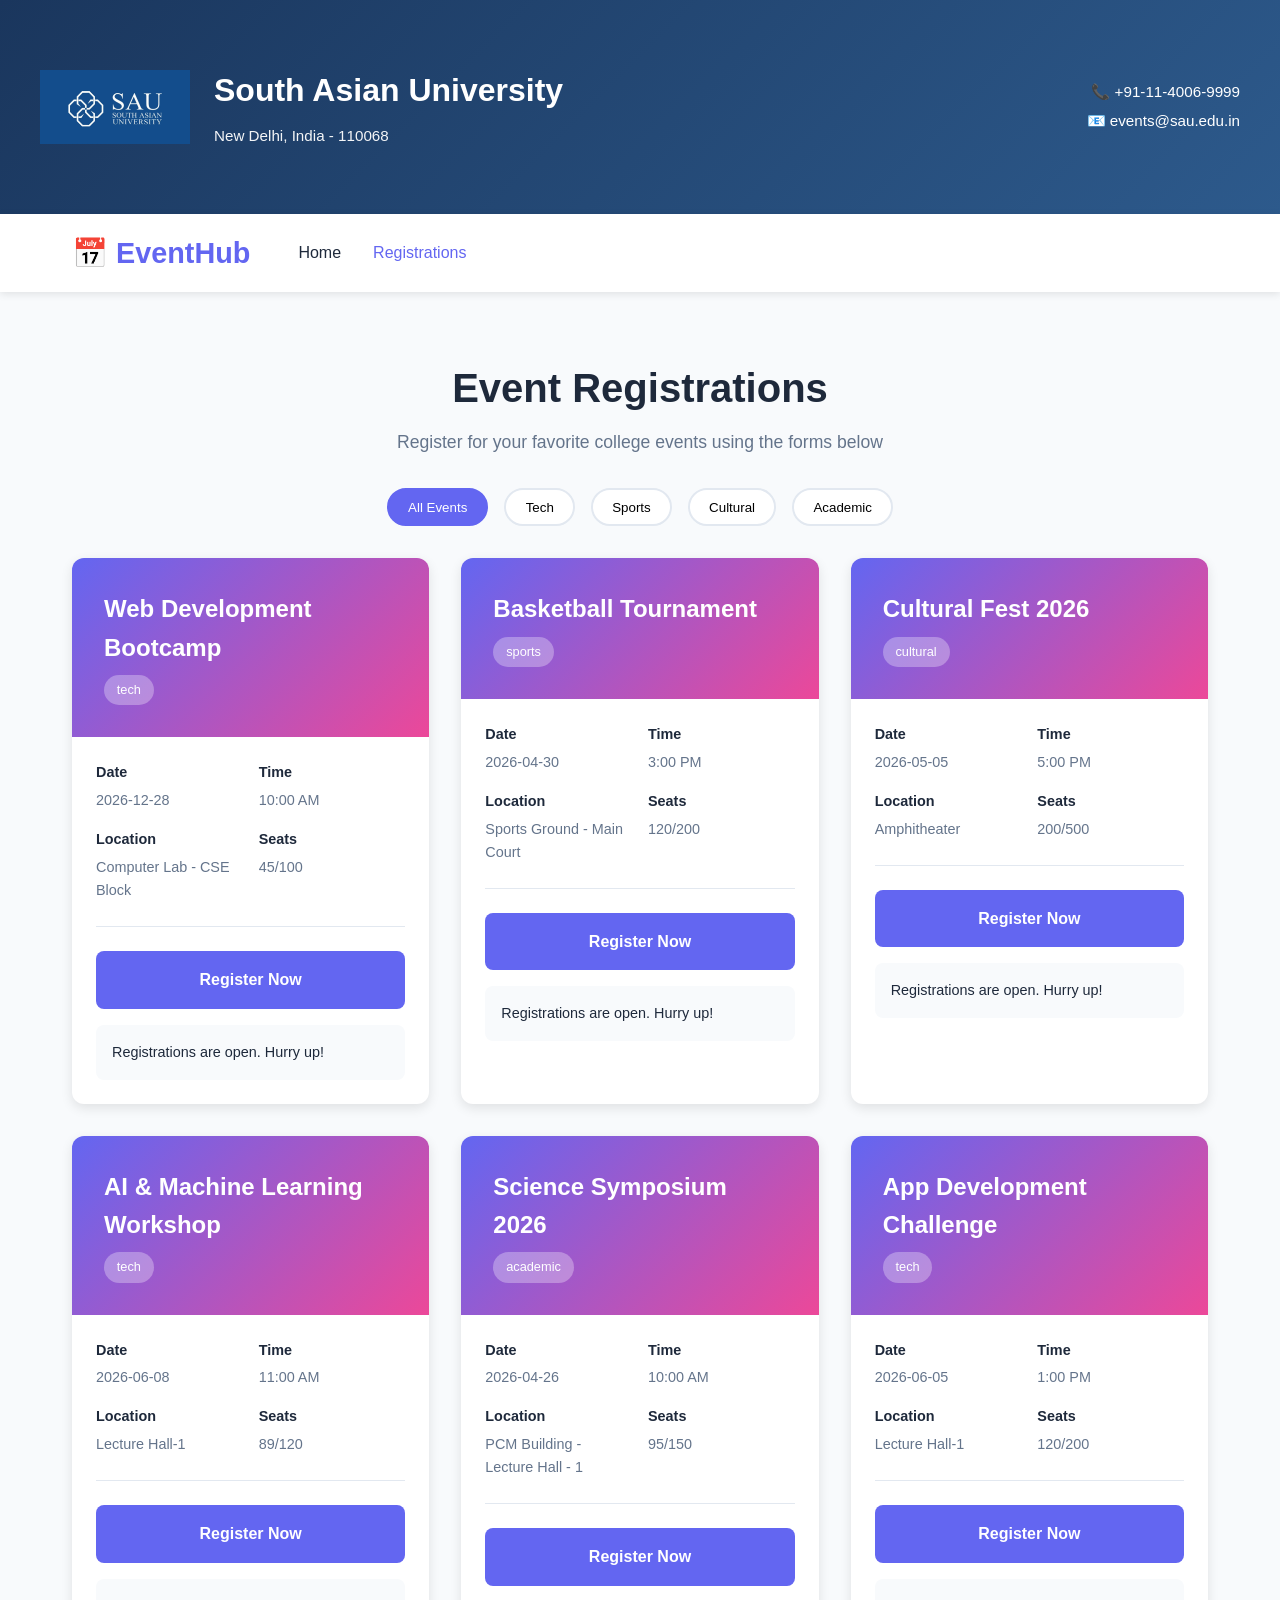
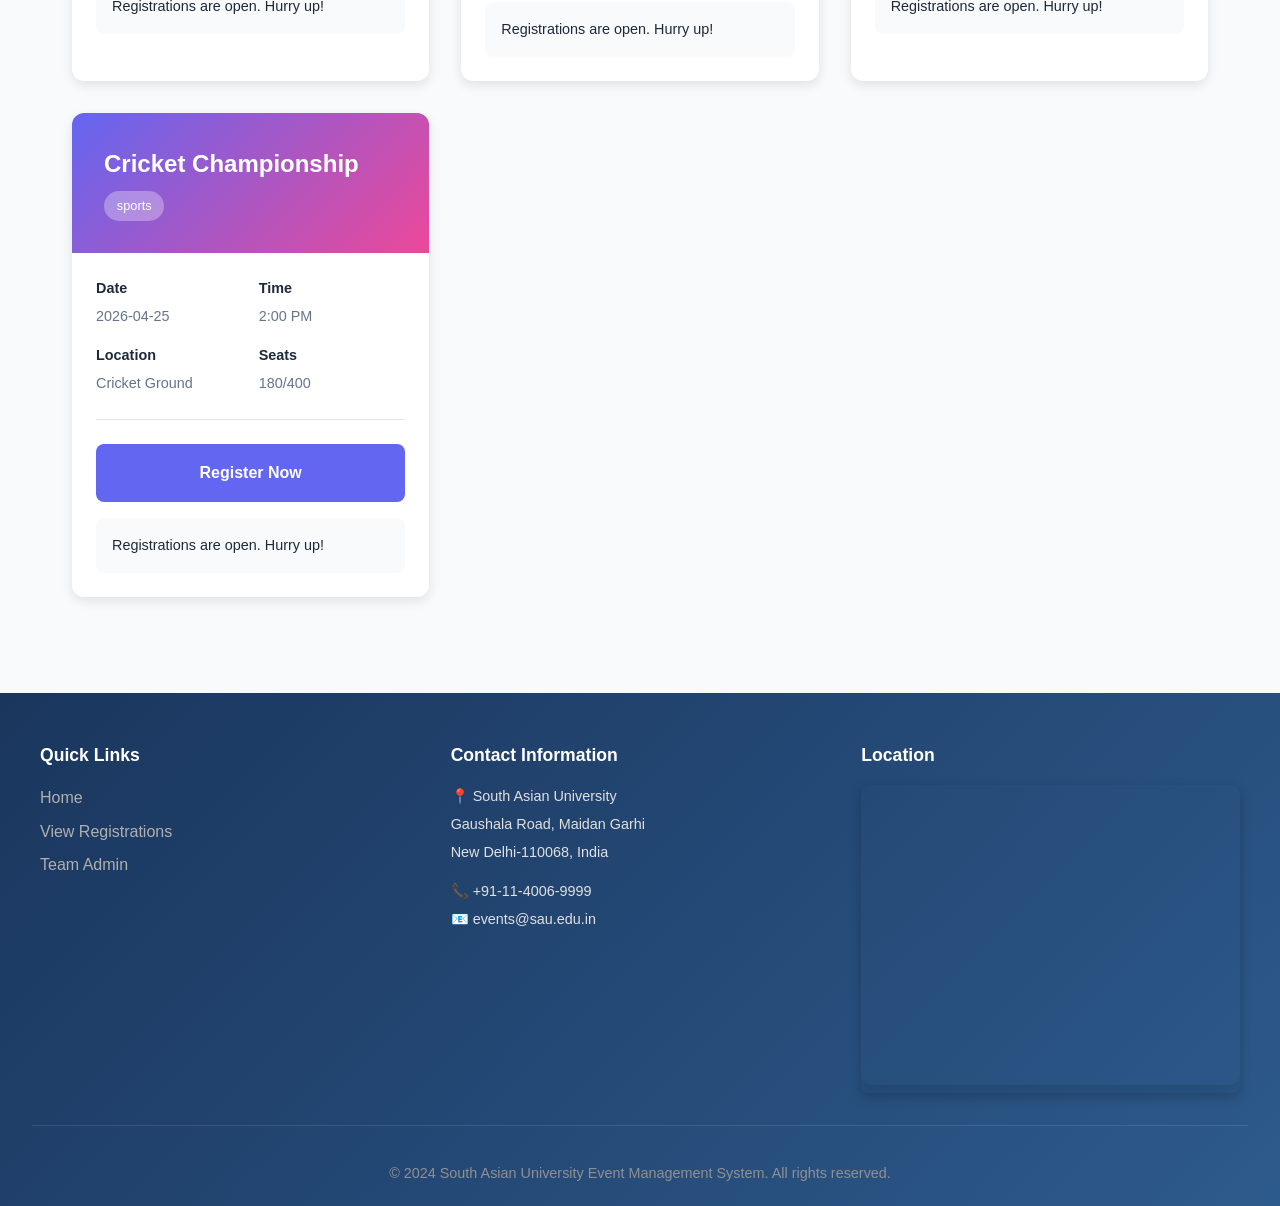
<file: registrations.html>
<!DOCTYPE html>
<html lang="en">
<head>
    <meta charset="UTF-8">
    <meta name="viewport" content="width=device-width, initial-scale=1.0">
    <title>Event Registrations - EventHub</title>
    <link rel="stylesheet" href="styles.css">
    <link rel="stylesheet" href="https://cdnjs.cloudflare.com/ajax/libs/font-awesome/6.0.0/css/all.min.css">
    <style>
        .registrations-container {
            max-width: 1200px;
            margin: 2rem auto;
            padding: 2rem;
        }

        .registrations-header {
            text-align: center;
            margin-bottom: 2rem;
        }

        .registrations-header h1 {
            font-size: 2.5rem;
            color: var(--text-color);
            margin-bottom: 0.5rem;
        }

        .registrations-header p {
            font-size: 1.1rem;
            color: #64748b;
        }

        .registration-filters {
            display: flex;
            gap: 1rem;
            margin-bottom: 2rem;
            flex-wrap: wrap;
            justify-content: center;
        }

        .registration-grid {
            display: grid;
            grid-template-columns: repeat(auto-fill, minmax(350px, 1fr));
            gap: 2rem;
        }

        .registration-card {
            background: white;
            border-radius: 12px;
            overflow: hidden;
            box-shadow: 0 4px 12px rgba(0, 0, 0, 0.1);
            transition: all 0.3s;
        }

        .registration-card:hover {
            transform: translateY(-8px);
            box-shadow: 0 8px 24px rgba(0, 0, 0, 0.15);
        }

        .registration-card-header {
            background: linear-gradient(135deg, var(--primary-color), var(--secondary-color));
            color: white;
            padding: 2rem;
        }

        .registration-card-header h2 {
            margin: 0;
            font-size: 1.5rem;
        }

        .registration-card-header .badge {
            display: inline-block;
            background-color: rgba(255, 255, 255, 0.3);
            padding: 0.3rem 0.8rem;
            border-radius: 20px;
            font-size: 0.8rem;
            margin-top: 0.5rem;
        }

        .registration-card-content {
            padding: 1.5rem;
        }

        .event-meta {
            display: grid;
            grid-template-columns: 1fr 1fr;
            gap: 1rem;
            margin-bottom: 1.5rem;
            padding-bottom: 1.5rem;
            border-bottom: 1px solid var(--border-color);
        }

        .meta-item {
            font-size: 0.9rem;
        }

        .meta-item strong {
            color: var(--text-color);
            display: block;
            margin-bottom: 0.3rem;
        }

        .meta-item {
            color: #64748b;
        }

        .google-form-link {
            display: block;
            width: 100%;
            padding: 1rem;
            background-color: var(--primary-color);
            color: white;
            text-align: center;
            border-radius: 8px;
            text-decoration: none;
            font-weight: 600;
            transition: all 0.3s;
            margin-bottom: 1rem;
        }

        .google-form-link:hover {
            background-color: var(--hover-color);
            transform: translateY(-2px);
        }

        .form-embedded {
            margin-top: 1rem;
            border: 1px solid var(--border-color);
            border-radius: 8px;
            overflow: hidden;
        }

        .form-toggle {
            background-color: var(--bg-color);
            padding: 1rem;
            border-radius: 8px;
            cursor: pointer;
            font-weight: 600;
            color: var(--primary-color);
            display: flex;
            justify-content: space-between;
            align-items: center;
            transition: all 0.3s;
        }

        .form-toggle:hover {
            background-color: #e8eaf6;
        }

        .form-content {
            max-height: 0;
            overflow: hidden;
            transition: max-height 0.3s ease;
        }

        .form-content.open {
            max-height: 1200px;
        }

        .registration-status {
            padding: 1rem;
            border-radius: 8px;
            background-color: var(--bg-color);
            font-size: 0.9rem;
            margin-top: 1rem;
        }

        .registration-stats {
            display: flex;
            justify-content: space-between;
            align-items: center;
            margin-top: 1rem;
            padding-top: 1rem;
            border-top: 1px solid var(--border-color);
        }

        .stats-item {
            text-align: center;
        }

        .stats-number {
            font-size: 1.5rem;
            font-weight: 700;
            color: var(--primary-color);
        }

        .stats-label {
            font-size: 0.85rem;
            color: #64748b;
            margin-top: 0.3rem;
        }

        .no-registrations {
            text-align: center;
            padding: 3rem;
            color: #64748b;
        }

        .no-registrations i {
            font-size: 3rem;
            margin-bottom: 1rem;
            color: #cbd5e0;
        }
    </style>
</head>
<body>
    <header class="uni-header">
        <div class="uni-header-container">
            <div class="uni-logo-section">
                <img src="images/logo.jpeg" alt="University Logo" class="logo-img">
                <div class="uni-info">
                    <h1>South Asian University</h1>
                    <p>New Delhi, India - 110068</p>
                </div>
            </div>
            <div class="uni-contact">
                <p>📞 +91-11-4006-9999</p>
                <p>📧 events@sau.edu.in</p>
            </div>
        </div>
    </header>

    <nav class="navbar">
        <div class="nav-container">
            <div class="nav-logo">
                <h2>📅 EventHub</h2>
            </div>
            <ul class="nav-menu">
                <li><a href="index.html">Home</a></li>
                <li><a href="registrations.html" class="active">Registrations</a></li>
            </ul>
            <div class="hamburger">
                <span></span>
                <span></span>
                <span></span>
            </div>
        </div>
    </nav>

    <div class="registrations-container">
        <div class="registrations-header">
            <h1>Event Registrations</h1>
            <p>Register for your favorite college events using the forms below</p>
        </div>

        <div class="registration-filters">
            <button class="filter-btn active" data-filter="all">All Events</button>
            <button class="filter-btn" data-filter="tech">Tech</button>
            <button class="filter-btn" data-filter="sports">Sports</button>
            <button class="filter-btn" data-filter="cultural">Cultural</button>
            <button class="filter-btn" data-filter="academic">Academic</button>
        </div>

        <div class="registration-grid" id="registrationGrid">
            <!-- Registration cards will be loaded here by JavaScript -->
        </div>

        <div id="noRegistrations" class="no-registrations" style="display:none;">
            <i class="fas fa-search"></i>
            <p>No registrations found for the selected category</p>
        </div>
    </div>

    <footer class="uni-footer">
        <div class="footer-container">
            <div class="footer-section">
                <h3>Quick Links</h3>
                <ul>
                    <li><a href="index.html">Home</a></li>
                    <li><a href="registrations.html">View Registrations</a></li>
                    <li><a href="admin-dashboard.html">Team Admin</a></li>
                </ul>
            </div>

            <div class="footer-section">
                <h3>Contact Information</h3>
                <p>📍 South Asian University</p>
                <p>Gaushala Road, Maidan Garhi</p>
                <p>New Delhi-110068, India</p>
                <p style="margin-top: 1rem;">📞 +91-11-4006-9999</p>
                <p>📧 events@sau.edu.in</p>
            </div>

            <div class="footer-section">
                <h3>Location</h3>
                <div class="footer-map">
                    <iframe src="https://www.google.com/maps?q=South+Asian+University+New+Delhi&output=embed" width="100%"  height="300"  style="border:0; border-radius:10px;" allowfullscreen="" loading="lazy"></iframe>
                </div>
            </div>
        </div>

        <div class="footer-bottom">
            <p>&copy; 2024 South Asian University Event Management System. All rights reserved.</p>
        </div>
    </footer>

    <script src="app.js"></script>
    <script src="registrations.js"></script>
</body>
</html>
</file>
<file: styles.css>
* {
    margin: 0;
    padding: 0;
    box-sizing: border-box;
}

:root {
    --primary-color: #6366f1;
    --secondary-color: #ec4899;
    --bg-color: #f8fafc;
    --text-color: #1e293b;
    --border-color: #e2e8f0;
    --hover-color: #4f46e5;
    --success-color: #10b981;
    --danger-color: #ef4444;
    --warning-color: #f59e0b;
}

body {
    font-family: 'Segoe UI', Tahoma, Geneva, Verdana, sans-serif;
    background-color: var(--bg-color);
    color: var(--text-color);
    line-height: 1.6;
}

.navbar {
    background-color: white;
    box-shadow: 0 2px 8px rgba(0, 0, 0, 0.1);
    position: sticky;
    top: 0;
    z-index: 100;
}

.nav-container {
    max-width: 1200px;
    margin: 0 auto;
    display: flex;
    justify-content: space-between;
    align-items: center;
    padding: 1rem 2rem;
}

.nav-logo h2 {
    color: var(--primary-color);
    font-size: 1.8rem;
}

.nav-menu {
    display: flex;
    list-style: none;
    gap: 2rem;
    align-items: center;
    flex: 1;
    margin-left: 3rem;
}

.nav-menu a {
    text-decoration: none;
    color: var(--text-color);
    font-weight: 500;
    transition: color 0.3s;
}

.nav-menu a:hover,
.nav-menu a.active {
    color: var(--primary-color);
}

.nav-buttons {
    display: flex;
    gap: 1rem;
}

.hamburger {
    display: none;
    flex-direction: column;
    cursor: pointer;
}

.hamburger span {
    width: 25px;
    height: 3px;
    background-color: var(--primary-color);
    margin: 5px 0;
    transition: 0.3s;
}

.btn-primary,
.btn-secondary {
    padding: 0.7rem 1.5rem;
    border: none;
    border-radius: 8px;
    font-size: 1rem;
    font-weight: 600;
    cursor: pointer;
    transition: all 0.3s ease;
}

.btn-primary {
    background-color: var(--primary-color);
    color: white;
}

.btn-primary:hover {
    background-color: var(--hover-color);
    transform: translateY(-2px);
    box-shadow: 0 4px 12px rgba(99, 102, 241, 0.4);
}

.btn-secondary {
    background-color: transparent;
    color: var(--primary-color);
    border: 2px solid var(--primary-color);
}

.btn-secondary:hover {
    background-color: var(--primary-color);
    color: white;
}

.hero {
    max-width: 1200px;
    margin: 3rem auto;
    padding: 2rem;
    display: grid;
    grid-template-columns: 1fr 1fr;
    gap: 3rem;
    align-items: center;
}

.hero-content h1 {
    font-size: 3rem;
    color: var(--text-color);
    margin-bottom: 1rem;
    line-height: 1.2;
}

.hero-content p {
    font-size: 1.2rem;
    color: #64748b;
    margin-bottom: 2rem;
}

.hero-buttons {
    display: flex;
    gap: 1rem;
}

.hero-image {
    display: flex;
    align-items: center;
    justify-content: center;
}

.image-placeholder {
    width: 100%;
    height: 300px;
    background: linear-gradient(135deg, var(--primary-color), var(--secondary-color));
    border-radius: 12px;
    display: flex;
    align-items: center;
    justify-content: center;
    font-size: 2rem;
    color: white;
    font-weight: bold;
}

.events-section {
    max-width: 1200px;
    margin: 3rem auto;
    padding: 2rem;
}

.events-section h2 {
    font-size: 2.5rem;
    margin-bottom: 2rem;
    text-align: center;
}

.filters {
    display: flex;
    gap: 1rem;
    margin-bottom: 2rem;
    justify-content: center;
    flex-wrap: wrap;
}

.filter-btn {
    padding: 0.6rem 1.2rem;
    border: 2px solid var(--border-color);
    background-color: white;
    border-radius: 25px;
    cursor: pointer;
    font-weight: 500;
    transition: all 0.3s;
}

.filter-btn:hover,
.filter-btn.active {
    border-color: var(--primary-color);
    color: white;
    background-color: var(--primary-color);
}

.events-grid {
    display: grid;
    grid-template-columns: repeat(auto-fill, minmax(280px, 1fr));
    gap: 2rem;
}

.event-card {
    background: white;
    border-radius: 12px;
    overflow: hidden;
    box-shadow: 0 2px 8px rgba(0, 0, 0, 0.1);
    transition: all 0.3s;
    cursor: pointer;
}

.event-card:hover {
    transform: translateY(-8px);
    box-shadow: 0 8px 24px rgba(0, 0, 0, 0.15);
}

.event-image {
    width: 100%;
    height: 200px;
    background: linear-gradient(135deg, var(--primary-color), var(--secondary-color));
    display: flex;
    align-items: center;
    justify-content: center;
    color: white;
    font-size: 3rem;
}

.event-content {
    padding: 1.5rem;
}

.event-category {
    display: inline-block;
    background-color: var(--primary-color);
    color: white;
    padding: 0.3rem 0.8rem;
    border-radius: 20px;
    font-size: 0.8rem;
    margin-bottom: 0.5rem;
}

.event-title {
    font-size: 1.3rem;
    font-weight: 600;
    margin-bottom: 0.5rem;
}

.event-date {
    color: #64748b;
    font-size: 0.9rem;
    margin-bottom: 1rem;
}

.event-description {
    color: #64748b;
    font-size: 0.95rem;
    margin-bottom: 1rem;
    height: 2.4em;
    overflow: hidden;
}

.event-footer {
    display: flex;
    justify-content: space-between;
    align-items: center;
}

.event-attendees {
    color: #64748b;
    font-size: 0.9rem;
}

.about-section {
    max-width: 1200px;
    margin: 3rem auto;
    padding: 2rem;
    text-align: center;
}

.about-section h2 {
    font-size: 2.5rem;
    margin-bottom: 1rem;
}

.about-section p {
    font-size: 1.1rem;
    color: #64748b;
    max-width: 600px;
    margin: 0 auto;
}

.uni-header {
    background: linear-gradient(135deg, #1a365d 0%, #2d5a8c 100%);
    color: white;
    padding: 2rem;
    box-shadow: 0 4px 12px rgba(0, 0, 0, 0.15);
}

.uni-header-container {
    max-width: 1200px;
    margin: 0 auto;
    display: grid;
    grid-template-columns: 1fr auto;
    gap: 3rem;
    align-items: center;
}

.uni-logo-section {
    display: flex;
    gap: 1.5rem;
    align-items: center;
}
.logo-img {
    height: 150px;
    width: 150px;
    object-fit: contain;
}
.uni-logo {
    display: flex;
    align-items: center;   
    gap: 1rem;            
}
.uni-logo-text h1 {
    font-size: 1.8rem;
    margin: 0;
}

.uni-logo-text p {
    margin: 0;
    font-size: 0.9rem;
    opacity: 0.9;
}

.uni-info h1 {
    margin: 0;
    font-size: 2rem;
    font-weight: 700;
}

.uni-info p {
    margin: 0.5rem 0 0 0;
    font-size: 0.95rem;
    opacity: 0.95;
}

.uni-contact {
    text-align: right;
}

.uni-contact p {
    margin: 0.3rem 0;
    font-size: 0.95rem;
}

.uni-footer {
    background: linear-gradient(135deg, #1a365d 0%, #2d5a8c 100%);
    color: #e0e0e0;
    padding: 3rem 2rem 1rem;
    margin-top: 4rem;
}
.footer {
    background: linear-gradient(135deg, #1a365d 0%, #2d5a8c 100%);
    color: #e0e0e0;
    padding: 3rem 2rem 1rem;
    margin-top: 4rem;
}
.footer-container {
    max-width: 1200px;
    margin: 0 auto;
    display: grid;
    grid-template-columns: repeat(auto-fit, minmax(250px, 1fr));
    gap: 2rem;
    margin-bottom: 2rem;
}

.footer-section h3 {
    color: white;
    font-size: 1.1rem;
    margin-bottom: 1rem;
}

.footer-section ul {
    list-style: none;
    padding: 0;
}

.footer-section ul li {
    margin-bottom: 0.5rem;
}

.footer-section a {
    color: #b0b0b0;
    text-decoration: none;
    transition: color 0.3s;
}

.footer-section a:hover {
    color: white;
}

.footer-section p {
    margin: 0.3rem 0;
    font-size: 0.9rem;
    line-height: 1.6;
}

.footer-map {
    border-radius: 8px;
    overflow: hidden;
    box-shadow: 0 4px 12px rgba(0, 0, 0, 0.2);
}
.footer-map iframe {
    box-shadow: 0 6px 20px rgba(0, 0, 0, 0.15);
    transition: 0.3s;
}

.footer-map iframe:hover {
    transform: scale(1.02);
}
.footer-link {
    color: #ffffff;   
    text-decoration: none;
    transition: 0.3s;
}

.footer-link:hover {
    color: #ec4899;   
}

.social-links {
    display: flex;
    gap: 1rem;
}

.social-links a {
    width: 40px;
    height: 40px;
    display: flex;
    align-items: center;
    justify-content: center;
    background-color: rgba(255, 255, 255, 0.1);
    border-radius: 50%;
    color: white;
    transition: all 0.3s;
}

.social-links a:hover {
    background-color: var(--primary-color);
    transform: translateY(-3px);
}

.footer-bottom {
    text-align: center;
    padding-top: 2rem;
    border-top: 1px solid rgba(255, 255, 255, 0.1);
    color: #909090;
    font-size: 0.9rem;
}

.footer-bottom p {
    margin: 0.3rem 0;
}

@media (max-width: 768px) {
    .uni-header {
        padding: 1.5rem;
    }

    .uni-header-container {
        grid-template-columns: 1fr;
        gap: 1.5rem;
    }

    .uni-logo {
        width: 60px;
        height: 60px;
    }

    .uni-info h1 {
        font-size: 1.5rem;
    }

    .uni-contact {
        text-align: left;
    }

    .footer-container {
        grid-template-columns: 1fr;
        gap: 1.5rem;
    }

    .footer-section h3 {
        font-size: 1rem;
    }

    .footer-map {
        height: 200px;
    }
}

.modal {
    display: none;
    position: fixed;
    z-index: 1000;
    left: 0;
    top: 0;
    width: 100%;
    height: 100%;
    background-color: rgba(0, 0, 0, 0.5);
    animation: fadeIn 0.3s;
}

.modal.show {
    display: flex;
    align-items: center;
    justify-content: center;
}

@keyframes fadeIn {
    from { opacity: 0; }
    to { opacity: 1; }
}

.modal-content {
    background-color: white;
    padding: 2rem;
    border-radius: 12px;
    max-width: 500px;
    width: 90%;
    position: relative;
    animation: slideIn 0.3s;
}

.modal-large {
    max-width: 800px;
    max-height: 90vh;
    overflow-y: auto;
}

@keyframes slideIn {
    from {
        transform: translateY(-50px);
        opacity: 0;
    }
    to {
        transform: translateY(0);
        opacity: 1;
    }
}

.close {
    position: absolute;
    right: 1.5rem;
    top: 1rem;
    font-size: 2rem;
    cursor: pointer;
    color: #64748b;
}

.close:hover {
    color: var(--text-color);
}

.modal h2 {
    margin-bottom: 1.5rem;
    font-size: 1.8rem;
}

.form-group {
    margin-bottom: 1.2rem;
}

.form-group label {
    display: block;
    margin-bottom: 0.5rem;
    font-weight: 500;
}

.form-group input,
.form-group select,
.form-group textarea {
    width: 100%;
    padding: 0.8rem;
    border: 1px solid var(--border-color);
    border-radius: 6px;
    font-size: 1rem;
    font-family: inherit;
    transition: border-color 0.3s;
}

.form-group input:focus,
.form-group select:focus,
.form-group textarea:focus {
    outline: none;
    border-color: var(--primary-color);
    box-shadow: 0 0 0 3px rgba(99, 102, 241, 0.1);
}

.form-group textarea {
    resize: vertical;
    min-height: 100px;
}

.toggle-form {
    margin-top: 1rem;
    text-align: center;
}

.toggle-form a {
    color: var(--primary-color);
    text-decoration: none;
    font-weight: 600;
    cursor: pointer;
}

.toggle-form a:hover {
    text-decoration: underline;
}

@media (max-width: 768px) {
    .nav-container {
        padding: 1rem;
    }

    .nav-menu {
        flex-direction: column;
        gap: 1rem;
        margin-left: 0;
    }

    .hamburger {
        display: flex;
    }

    .nav-menu.active {
        display: flex;
    }

    .hero {
        grid-template-columns: 1fr;
        gap: 2rem;
    }

    .hero-content h1 {
        font-size: 2rem;
    }

    .hero-buttons {
        flex-direction: column;
    }

    .events-grid {
        grid-template-columns: repeat(auto-fill, minmax(250px, 1fr));
        gap: 1.5rem;
    }

    .filters {
        gap: 0.5rem;
    }

    .filter-btn {
        padding: 0.5rem 1rem;
        font-size: 0.9rem;
    }

    .modal-content {
        width: 95%;
        padding: 1.5rem;
    }

    .nav-buttons {
        flex-direction: column;
        width: 100%;
    }

    .nav-buttons button {
        width: 100%;
    }
}

@media (max-width: 480px) {
    .nav-logo h2 {
        font-size: 1.3rem;
    }

    .hero-content h1 {
        font-size: 1.5rem;
    }

    .hero-content p {
        font-size: 1rem;
    }

    .events-grid {
        grid-template-columns: 1fr;
    }

    .event-card {
        margin: 0 auto;
        max-width: 100%;
    }

    .filters {
        flex-direction: column;
        gap: 0.5rem;
    }

    .filter-btn {
        width: 100%;
    }

    .close {
        right: 1rem;
        top: 0.8rem;
    }

    .modal-content {
        border-radius: 8px;
    }
}

.dashboard {
    display: grid;
    grid-template-columns: 250px 1fr;
    min-height: 100vh;
}

.dashboard-sidebar {
    background-color: var(--text-color);
    color: white;
    padding: 2rem 1.5rem;
    position: sticky;
    top: 0;
    height: 100vh;
    overflow-y: auto;
}

.dashboard-sidebar h3 {
    margin-bottom: 1.5rem;
    font-size: 1.2rem;
}

.dashboard-menu {
    list-style: none;
}

.dashboard-menu li {
    margin-bottom: 0.5rem;
}

.dashboard-menu button {
    width: 100%;
    padding: 0.8rem 1rem;
    background-color: transparent;
    color: white;
    border: none;
    text-align: left;
    cursor: pointer;
    border-radius: 6px;
    transition: all 0.3s;
    font-size: 0.95rem;
}

.dashboard-menu button:hover,
.dashboard-menu button.active {
    background-color: var(--primary-color);
}

.dashboard-content {
    padding: 2rem;
    background-color: var(--bg-color);
    overflow-y: auto;
}

.dashboard-section {
    display: none;
}

.dashboard-section.active {
    display: block;
}

.dashboard-section h2 {
    margin-bottom: 2rem;
    font-size: 2rem;
}

.table-container {
    background: white;
    border-radius: 12px;
    overflow: hidden;
    box-shadow: 0 2px 8px rgba(0, 0, 0, 0.1);
    overflow-x: auto;
}

table {
    width: 100%;
    border-collapse: collapse;
}

thead {
    background-color: var(--bg-color);
    font-weight: 600;
}

th {
    padding: 1rem;
    text-align: left;
    border-bottom: 2px solid var(--border-color);
}

td {
    padding: 1rem;
    border-bottom: 1px solid var(--border-color);
}

tbody tr:hover {
    background-color: var(--bg-color);
}

.action-buttons {
    display: flex;
    gap: 0.5rem;
}

.btn-small {
    padding: 0.4rem 0.8rem;
    font-size: 0.85rem;
    border: none;
    border-radius: 4px;
    cursor: pointer;
    transition: all 0.3s;
}

.btn-edit {
    background-color: var(--primary-color);
    color: white;
}

.btn-edit:hover {
    background-color: var(--hover-color);
}

.btn-delete {
    background-color: var(--danger-color);
    color: white;
}

.btn-delete:hover {
    opacity: 0.8;
}

.btn-ban {
    background-color: var(--warning-color);
    color: white;
}

.btn-ban:hover {
    opacity: 0.8;
}

.status-badge {
    display: inline-block;
    padding: 0.3rem 0.8rem;
    border-radius: 20px;
    font-size: 0.85rem;
    font-weight: 600;
}

.status-active {
    background-color: #d1fae5;
    color: #065f46;
}

.status-inactive {
    background-color: #fee2e2;
    color: #7f1d1d;
}

.status-pending {
    background-color: #fef3c7;
    color: #92400e;
}

.alert {
    padding: 1rem;
    border-radius: 8px;
    margin-bottom: 1rem;
}

.alert-success {
    background-color: #d1fae5;
    color: #065f46;
    border: 1px solid #a7f3d0;
}

.alert-error {
    background-color: #fee2e2;
    color: #7f1d1d;
    border: 1px solid #fecaca;
}

.alert-warning {
    background-color: #fef3c7;
    color: #92400e;
    border: 1px solid #fde68a;
}

.stats-grid {
    display: grid;
    grid-template-columns: repeat(auto-fit, minmax(250px, 1fr));
    gap: 2rem;
    margin-bottom: 2rem;
}

.stat-card {
    background: white;
    padding: 2rem;
    border-radius: 12px;
    box-shadow: 0 2px 8px rgba(0, 0, 0, 0.1);
}

.stat-card h3 {
    color: #64748b;
    font-size: 0.95rem;
    margin-bottom: 0.5rem;
}

.stat-card .number {
    font-size: 2.5rem;
    font-weight: 700;
    color: var(--primary-color);
}
@media (max-width: 1024px) {
    .dashboard {
        grid-template-columns: 200px 1fr;
    }
}

@media (max-width: 768px) {
    .dashboard {
        grid-template-columns: 1fr;
    }

    .dashboard-sidebar {
        position: relative;
        height: auto;
        width: 100%;
        display: flex;
        overflow-x: auto;
        padding: 1rem;
    }

    .dashboard-menu {
        display: flex;
        gap: 10px;
        flex-wrap: nowrap;
    }

    .dashboard-menu li {
        margin: 0;
    }

    .dashboard-menu button {
        white-space: nowrap;
    }
}
.stats-grid {
    grid-template-columns: repeat(auto-fit, minmax(200px, 1fr));
}
@media (max-width: 480px) {

    .dashboard-content {
        padding: 1rem;
    }

    .stat-card .number {
        font-size: 1.8rem;
    }

    .dashboard-section h2 {
        font-size: 1.3rem;
    }
}
.table-container {
    overflow-x: auto;
}

table {
    min-width: 900px;
}
@media (max-width: 768px) {
    .nav-container {
        flex-direction: column;
        align-items: stretch;
        gap: 1rem;
    }

    .nav-menu {
        flex-direction: column;
        width: 100%;
        margin-left: 0;
        gap: 0.5rem;
    }

    .nav-buttons {
        width: 100%;
        flex-direction: column;
        gap: 0.5rem;
    }

    .nav-menu a {
        padding: 0.5rem;
        display: block;
    }
}
@media (max-width: 768px) {
    .dashboard {
        grid-template-columns: 1fr;
    }

    .dashboard-sidebar {
        display: none;
        position: absolute;
        width: 200px;
        z-index: 999;
        top: 60px;
        left: 0;
    }

    .dashboard-sidebar.active {
        display: block;
    }

    .dashboard-content {
        padding: 1rem;
    }

    .table-container {
        overflow-x: auto;
    }

    table {
        font-size: 0.9rem;
    }

    th, td {
        padding: 0.7rem;
    }

    .stats-grid {
        grid-template-columns: 1fr;
        gap: 1rem;
    }

    .action-buttons {
        flex-direction: column;
        gap: 0.3rem;
    }

    .btn-small {
        width: 100%;
    }
}
</file>
